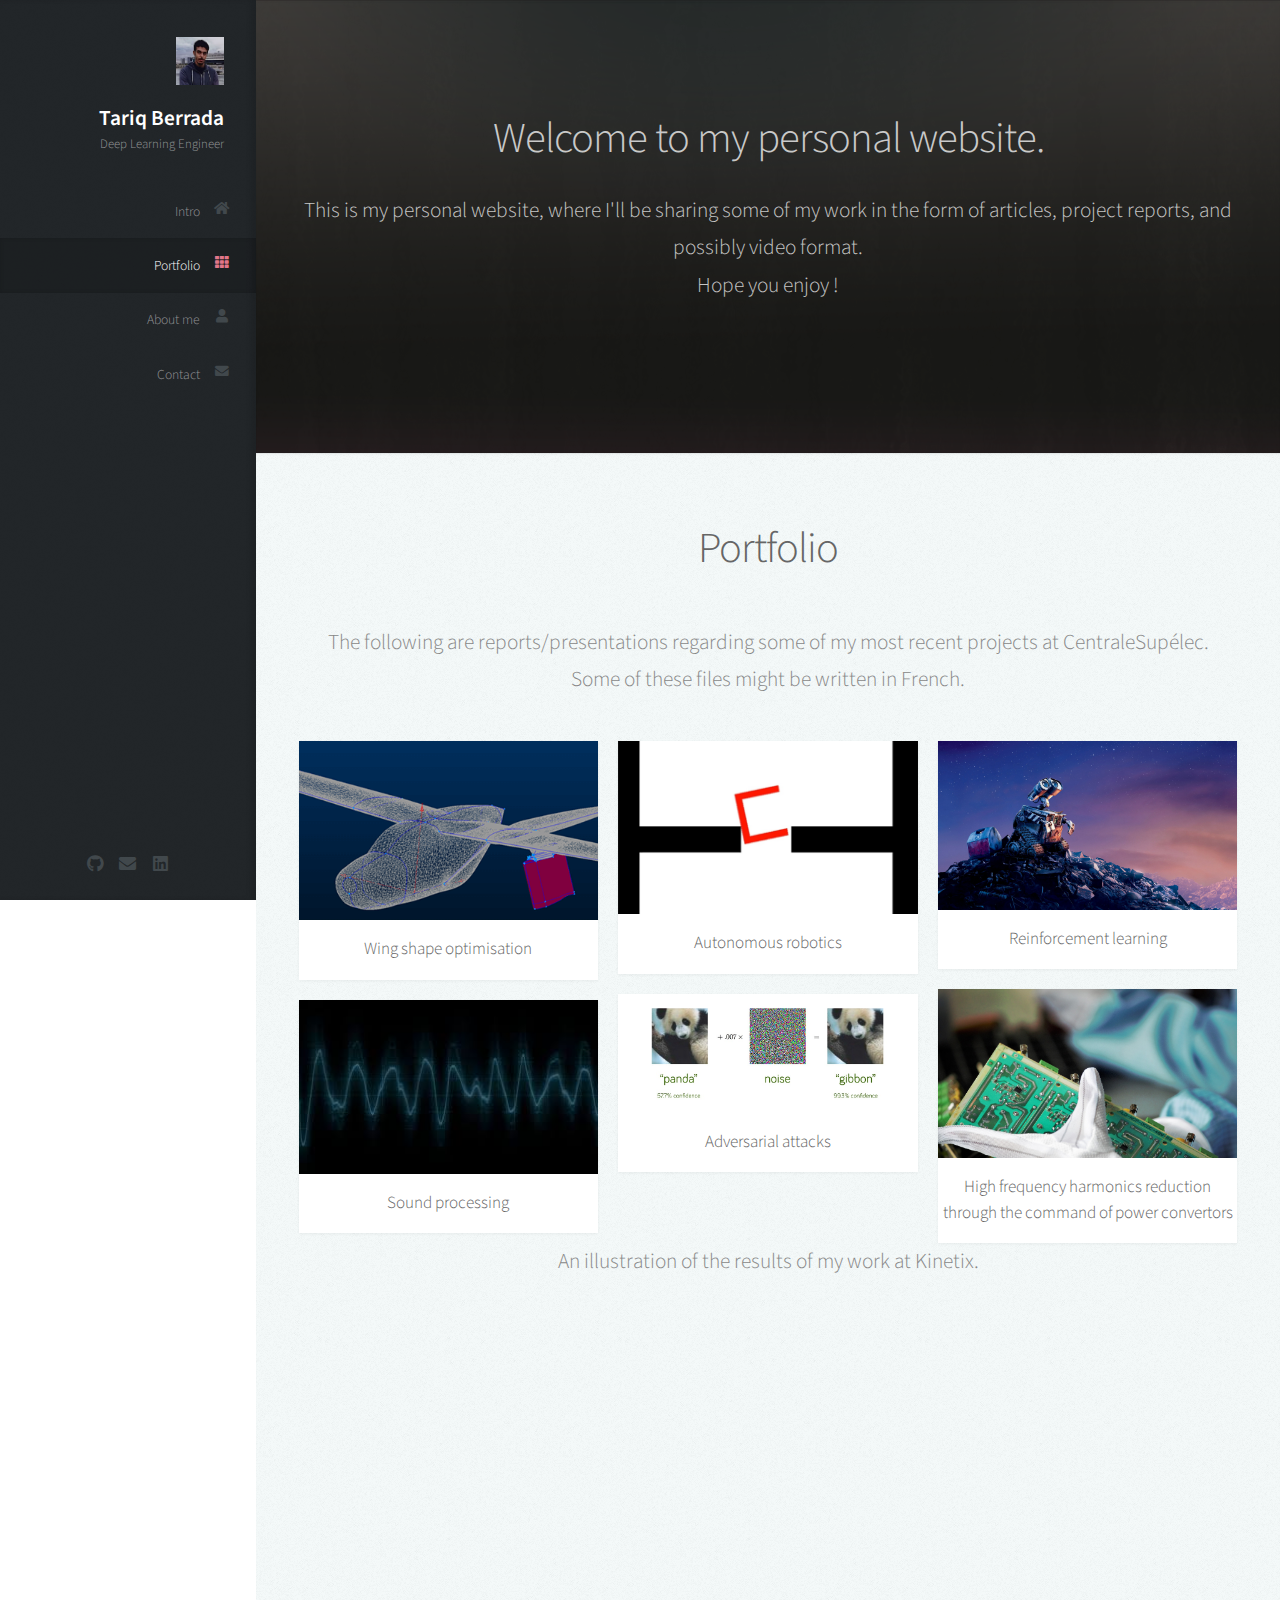
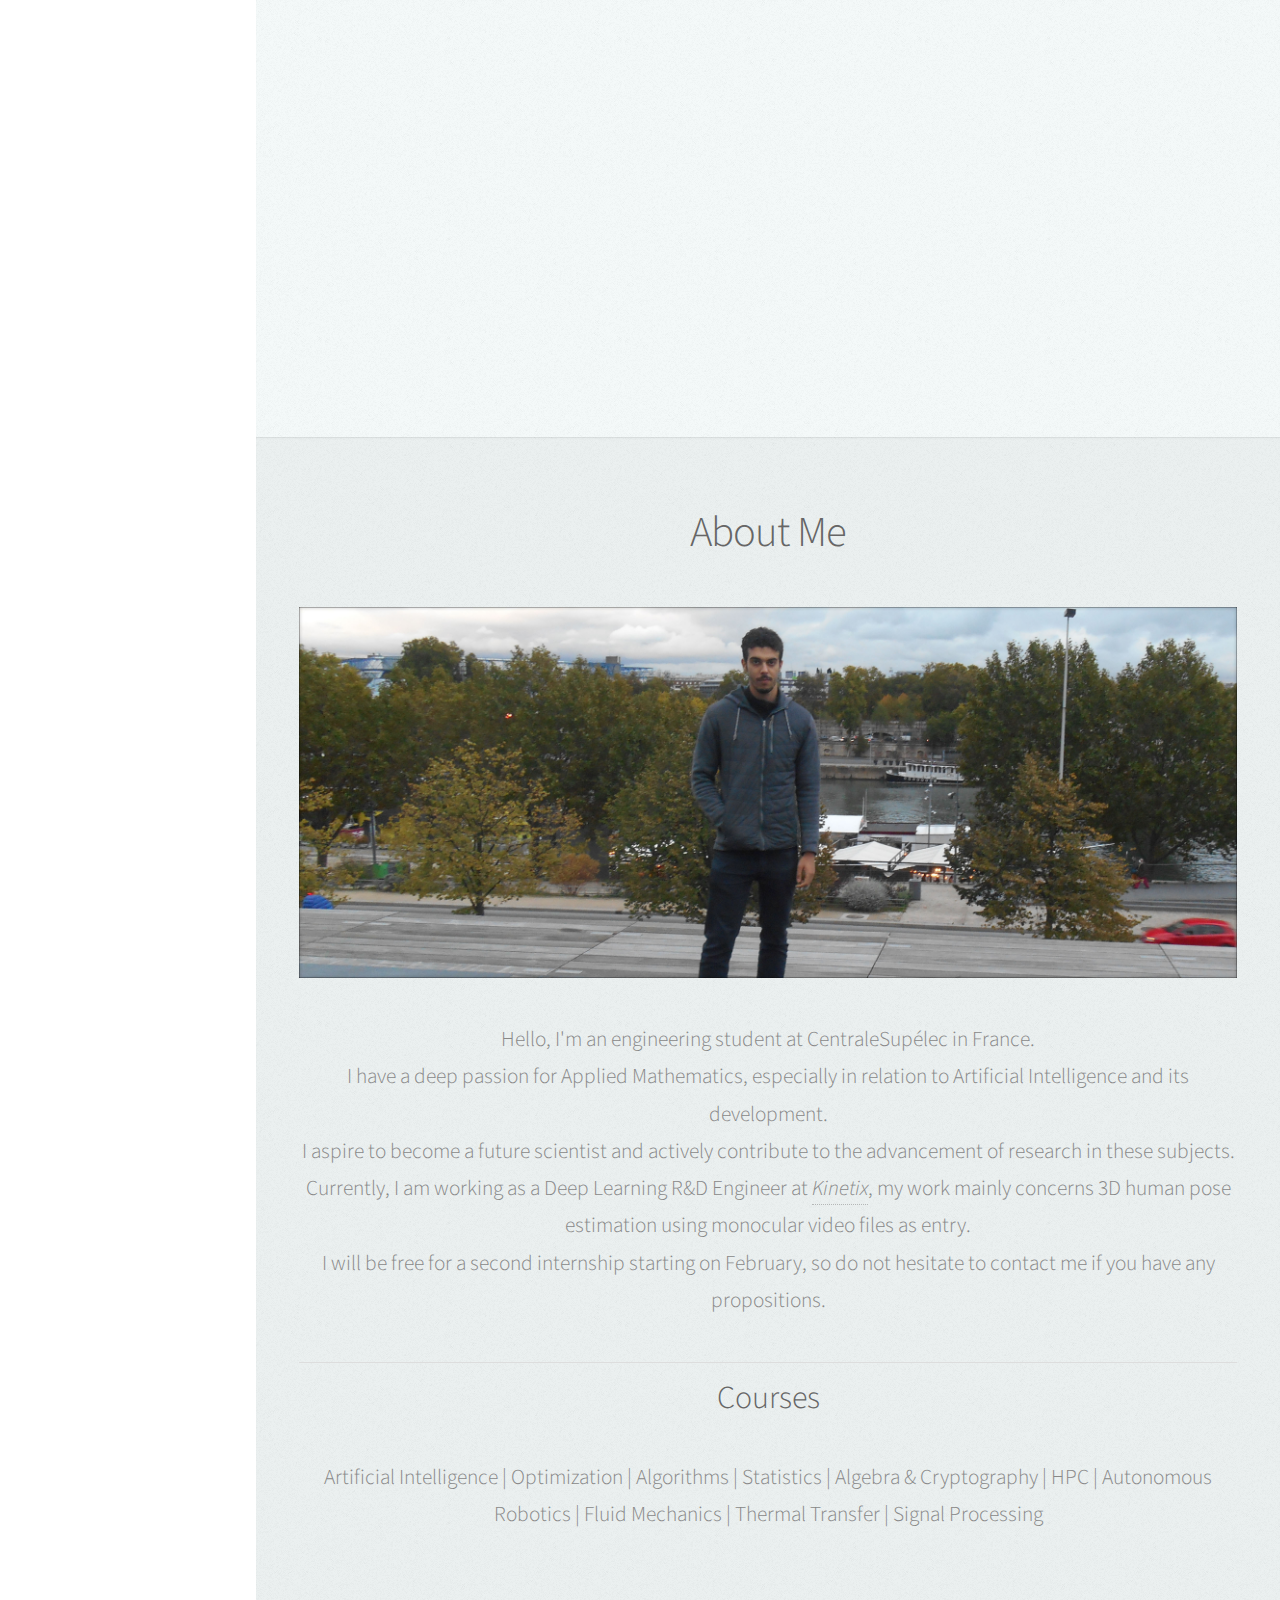
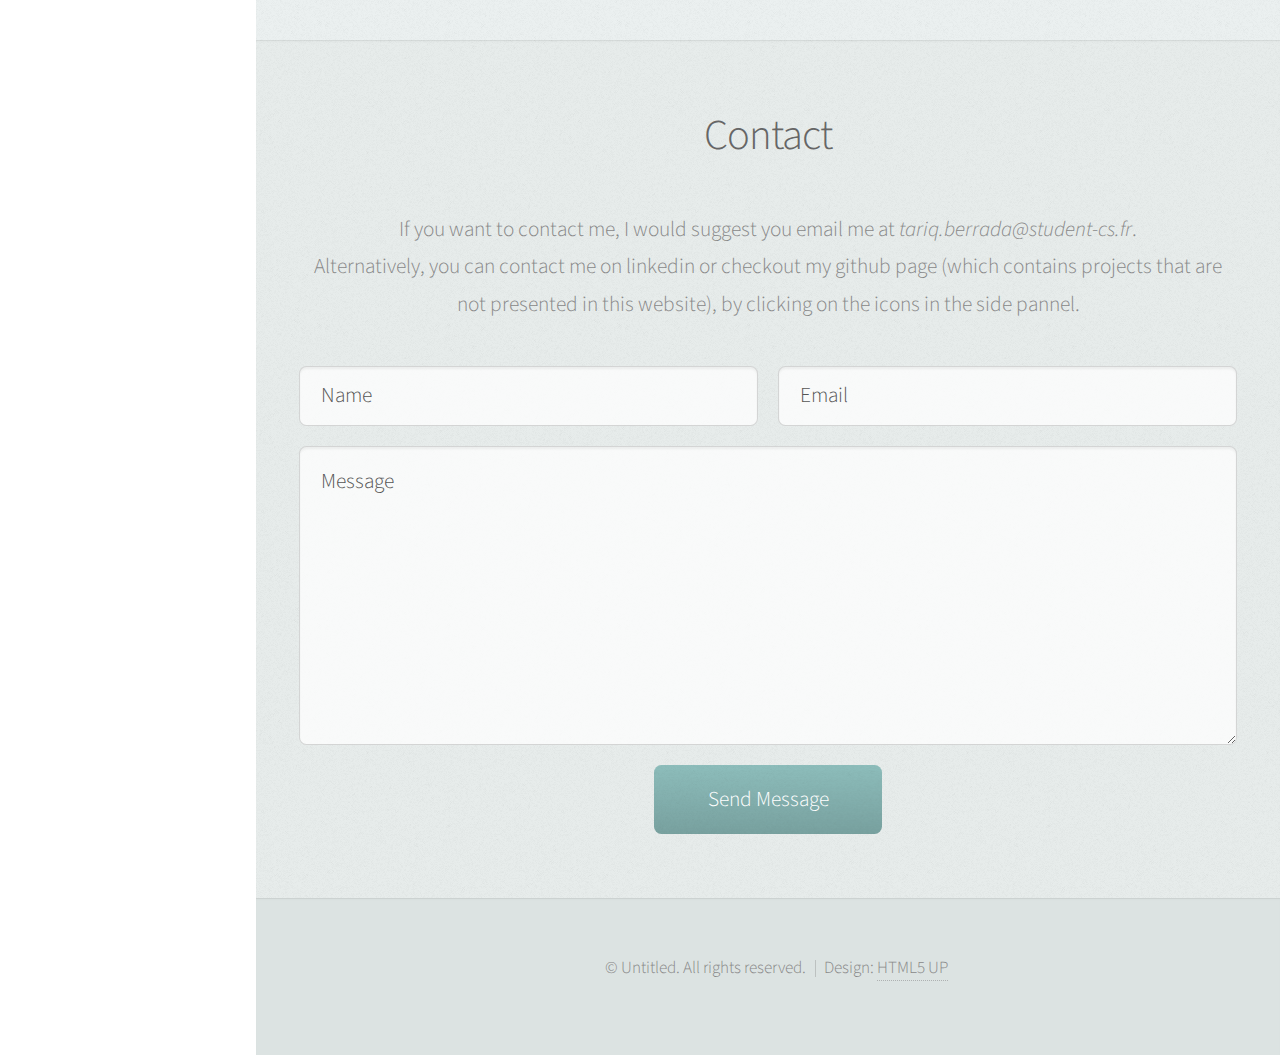
<file: index.html>
<!DOCTYPE HTML>
<!--
	Prologue by HTML5 UP
	html5up.net | @ajlkn
	Free for personal and commercial use under the CCA 3.0 license (html5up.net/license)
-->
<html>
	<head>
		<title>Personal Portfolio</title>
		<meta charset="utf-8" />
		<meta name="viewport" content="width=device-width, initial-scale=1, user-scalable=no" />
		<link rel="stylesheet" href="assets/css/main.css" />
	</head>
	<body class="is-preload">

		<!-- Header -->
			<div id="header">

				<div class="top">

					<!-- Logo -->
						<div id="logo">
							<span class="image avatar48"><img src="images/profil.jpg" alt="" /></span>
							<h1 id="title">Tariq Berrada</h1>
							<p>Deep Learning Engineer</p>
						</div>

					<!-- Nav -->
						<nav id="nav">
							<ul>
								<li><a href="#top" id="top-link"><span class="icon solid fa-home">Intro</span></a></li>
								<li><a href="#portfolio" id="portfolio-link"><span class="icon solid fa-th">Portfolio</span></a></li>
								<li><a href="#about" id="about-link"><span class="icon solid fa-user">About me</span></a></li>
								<li><a href="#contact" id="contact-link"><span class="icon solid fa-envelope">Contact</span></a></li>
							</ul>
						</nav>

				</div>

				<div class="bottom">

					<!-- Social Icons -->
						<ul class="icons">
							<li><a href="https://github.com/TariqBerrada" class="icon brands fa-github"><span class="label">Github</span></a></li>
							<li><a href="mailto:tariq.berrada@student-cs.fr" class="icon solid fa-envelope"><span class="label">Email</span></a></li>
							<li><a href="https://www.linkedin.com/in/tariq-berrada-2026a2186/" class="icon brands fa-linkedin"><span class="label">LinkedIn</span></a></li>
						</ul>

				</div>

			</div>

		<!-- Main -->
			<div id="main">

				<!-- Intro -->
					<section id="top" class="one dark cover">
						<div class="container">

							<header>
								<h2 class="alt">Welcome to my personal website.</h2>
								<p>This is my personal website, where I'll be sharing some of my work in the form of articles, project reports, and possibly video format.<br>
								Hope you enjoy !</p>
							</header>
						</div>

					</section>

				<!-- Portfolio -->
					<section id="portfolio" class="two">
						<div class="container">

							<header>
								<h2>Portfolio</h2>
							</header>

							<p>The following are reports/presentations regarding some of my most recent projects at CentraleSupélec.<br>
							Some of these files might be written in French.</p>

							<div class="row">
								<div class="col-4 col-12-mobile">
									<article class="item">
										<a href="reports/wingshape.pdf" class="image fit"><img src="images/plane.png" alt="" /></a>
										<header>
											<h3>Wing shape optimisation</h3>
										</header>
									</article>
									<article class="item">
										<a href="reports/audio.pdf" class="image fit"><img src="images/dsp.jpg" alt="" /></a>
										<header>
											<h3>Sound processing</h3>
										</header>
									</article>
								</div>
								<div class="col-4 col-12-mobile">
									<article class="item">
										<a href="reports/kuka_youbot.pdf" class="image fit"><img src="images/rrt_2d.jpg" alt="" /></a>
										<header>
											<h3>Autonomous robotics</h3>
										</header>
									</article>
									<article class="item">
										<a href="reports/pres_attaques.pptx" class="image fit"><img src="images/adversary_img.jpg" alt="" /></a>
										<header>
											<h3>Adversarial attacks</h3>
										</header>
									</article>
								</div>
								<div class="col-4 col-12-mobile">
									<article class="item">
										<a href="reports/rl.pdf" class="image fit"><img src="images/re.jpg" alt="" /></a>
										<header>
											<h3>Reinforcement learning</h3>
										</header>
									</article>
									<article class="item">
										<a href="reports/Cyberphysic.pdf" class="image fit"><img src="images/Elec.jpeg" alt="" /></a>
										<header>
											<h3>High frequency harmonics reduction through the command of power convertors</h3>
										</header>
										
										
									
									</article>
								</div>
							</div>

						</div>

						An illustration of the results of my work at Kinetix.<br>
						<br>
						<iframe width="560" height="315" src="https://www.youtube.com/embed/T2mmvly2bok" frameborder="0" allow="accelerometer; autoplay; clipboard-write; encrypted-media; gyroscope; picture-in-picture" allowfullscreen></iframe>
						<br>
						<iframe width="560" height="315" src="https://www.youtube.com/embed/96cP23ibWVs" frameborder="0" allow="accelerometer; autoplay; clipboard-write; encrypted-media; gyroscope; picture-in-picture" allowfullscreen></iframe>
						<br>
					</section>

				<!-- About Me -->
					<section id="about" class="three">
						<div class="container">

							<header>
								<h2>About Me</h2>
							</header>

							<a href="#" class="image featured"><img src="images/cover.jpg" alt="" /></a>

							<p>Hello, I'm an engineering student at CentraleSupélec in France.<br>
							I have a deep passion for Applied Mathematics, especially in relation to Artificial Intelligence and its development.<br>
							I aspire to become a future scientist and actively contribute to the advancement of research in these subjects.<br>
							Currently, I am working as a Deep Learning R&D Engineer at <i><a href="https://dev.kinetix.studio">Kinetix</a></i>, my work mainly concerns 3D human pose estimation using monocular video files as entry.<br>
							I will be free for a second internship starting on February, so do not hesitate to contact me if you have any propositions.<br>
							<hr>
							<h3>Courses</h3><br>
							Artificial Intelligence | Optimization | Algorithms | Statistics | Algebra & Cryptography | HPC | Autonomous Robotics | Fluid Mechanics | Thermal Transfer | Signal Processing

						</p>
						</div>
						
					</section>

				<!-- Contact -->
					<section id="contact" class="four">
						<div class="container">

							<header>
								<h2>Contact</h2>
							</header>

							<p>If you want to contact me, I would suggest you email me at <i>tariq.berrada@student-cs.fr</i>.<br>
							Alternatively, you can contact me on linkedin or checkout my github page (which contains projects that are not presented in this website), by clicking on the icons in the side pannel.
							</p>

							<form method="post" action="#">
								<div class="row">
									<div class="col-6 col-12-mobile"><input type="text" name="name" placeholder="Name" /></div>
									<div class="col-6 col-12-mobile"><input type="text" name="email" placeholder="Email" /></div>
									<div class="col-12">
										<textarea name="message" placeholder="Message"></textarea>
									</div>
									<div class="col-12">
										<input type="submit" value="Send Message" />
									</div>
								</div>
							</form>

						</div>
					</section>

			</div>

		<!-- Footer -->
			<div id="footer">

				<!-- Copyright -->
					<ul class="copyright">
						<li>&copy; Untitled. All rights reserved.</li><li>Design: <a href="http://html5up.net">HTML5 UP</a></li>
					</ul>

			</div>

		<!-- Scripts -->
			<script src="assets/js/jquery.min.js"></script>
			<script src="assets/js/jquery.scrolly.min.js"></script>
			<script src="assets/js/jquery.scrollex.min.js"></script>
			<script src="assets/js/browser.min.js"></script>
			<script src="assets/js/breakpoints.min.js"></script>
			<script src="assets/js/util.js"></script>
			<script src="assets/js/main.js"></script>

	</body>
</html>
</file>
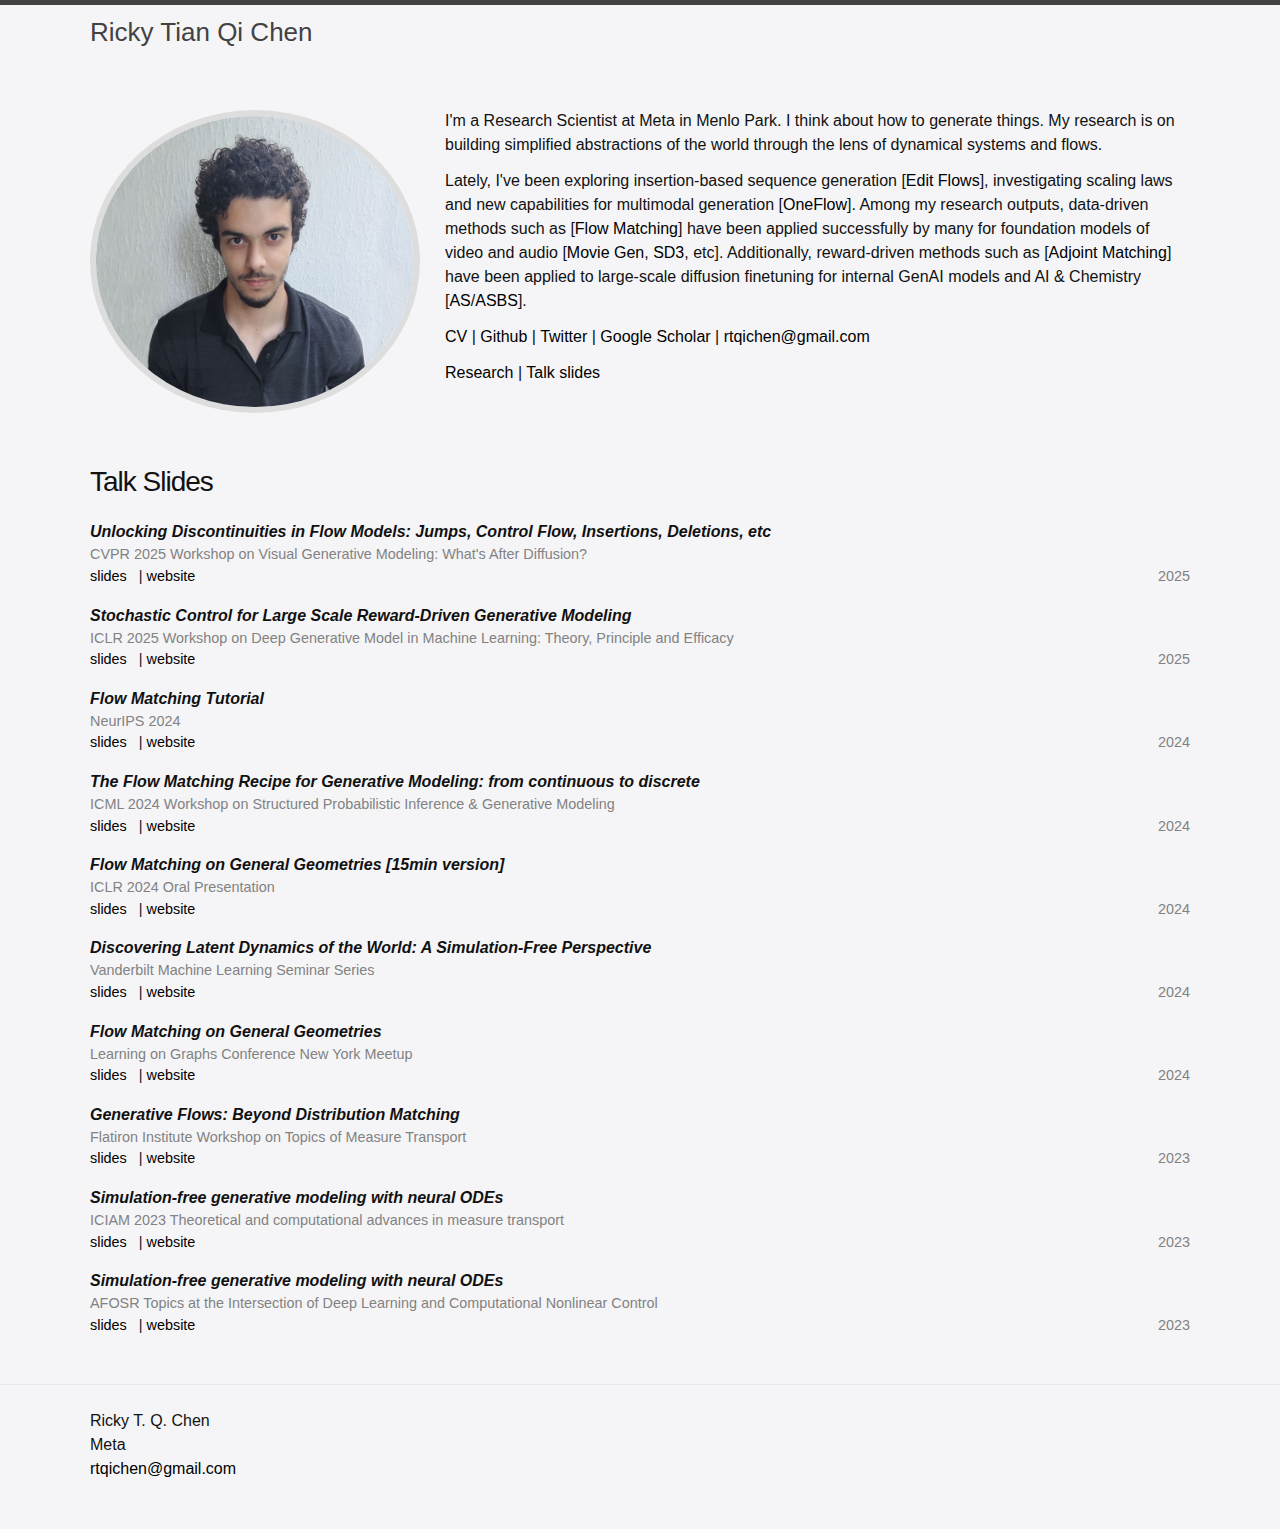
<file: slides/index.html>
<!DOCTYPE html>
<html lang="en">

<head>

    <meta charset="utf-8">
    <meta http-equiv="X-UA-Compatible" content="IE=edge">
    <meta name="viewport" content="width=device-width, initial-scale=1">

    <title>Ricky T. Q. Chen</title>
    <meta name="description" content="">

    <link rel="stylesheet" href="../css/main.css">
    <link rel="canonical" href="./">
    <link rel="alternate" type="application/rss+xml" title="Ricky T. Q. Chen" href="../feed.xml">

</head>

<body>

    <header class="site-header" role="banner">
        <div class="wrapper navigation-wrapper ">
            <div class="navigation-links">
                <span class="site-title">Ricky Tian Qi Chen</span>

            </div>
        </div>
    </header>

    <main class="page-content" aria-label="Content">
        <div class="wrapper">

            <!-- Intro -->
            <article class="post">
                <div class="post-content">

                    <img src="../headshot.jpg" class="profile-picture"></img>

                    <br />
                    <p>
                        I'm a Research Scientist at Meta in Menlo Park.
                        I think about how to generate things.
                        My research is on building simplified abstractions of the world through the lens of dynamical systems and flows.
                    </p>

                    <p>
                        Lately, I've been exploring insertion-based sequence generation [<a href="https://arxiv.org/abs/2506.09018">Edit
                            Flows</a>], investigating scaling laws and new capabilities for multimodal generation [<a
                            href="https://oneflow.framer.ai/">OneFlow</a>].
                        Among my research outputs, data-driven methods such as [<a href="https://arxiv.org/abs/2210.02747">Flow
                            Matching</a>] have been applied successfully
                        by many for foundation models of video and audio [<a href="https://ai.meta.com/research/movie-gen/">Movie Gen</a>,
                        <a href="https://stability.ai/news/stable-diffusion-3">SD3</a>, etc].
                        Additionally, reward-driven methods such as [<a href="https://arxiv.org/abs/2409.08861">Adjoint Matching</a>] have
                        been applied to large-scale diffusion finetuning for internal GenAI models and AI & Chemistry [<a
                            href="https://arxiv.org/abs/2504.11713">AS</a>/<a href="https://arxiv.org/abs/2506.22565">ASBS</a>].
                    </p>
                    <p>
                    <p>
                        <a href="./pdfs/rtqichen_cv.pdf">CV</a> |
                        <a href="https://github.com/rtqichen">Github</a> |
                        <a href="https://twitter.com/RickyTQChen">Twitter</a> |
                        <a href="https://scholar.google.com/citations?user=7MxQd6UAAAAJ">Google Scholar</a> |
                        <a href="mailto:rtqichen@meta.com">rtqichen@gmail.com</a>
                    </p>
                    <p>
                        <a href="../index.html">Research</a> |
                        <a href="./index.html">Talk slides</a>
                    </p>

                </div>
            </article>
        </div>
        <div class="wrapper">

            <!-- Research -->
            <article class="post">
                <header class="post-header">
                    <h1 class="post-title">Talk Slides</h1>
                </header>

                <div class="post-content">
                    <ul class="publications">

                        <li class="article">
                            <span class="title">
                                Unlocking Discontinuities in Flow Models: Jumps, Control Flow, Insertions, Deletions,
                                etc
                            </span>
                            <span class="journal-info">
                                CVPR 2025 Workshop on Visual Generative Modeling: What's After Diffusion?
                            </span>
                            <span class="year">2025</span>
                            <span class="links">
                                <a href="https://rtqichen.github.io//pdfs/unlock_discontinuities_slides.pdf">slides</a>
                                |
                                <a href="https://cvpr.thecvf.com/virtual/2025/workshop/32285">website</a>
                            </span>
                        </li>

                        <li class="article">
                            <span class="title">
                                Stochastic Control for Large Scale Reward-Driven Generative Modeling
                            </span>
                            <span class="journal-info">
                                ICLR 2025 Workshop on Deep Generative Model in Machine Learning: Theory, Principle and
                                Efficacy
                            </span>
                            <span class="year">2025</span>
                            <span class="links">
                                <a
                                    href="https://rtqichen.github.io//pdfs/adjoint_matching_and_sampling_slides.pdf">slides</a>
                                |
                                <a href="https://iclr.cc/virtual/2025/workshop/23972">website</a>
                            </span>
                        </li>


                        <li class="article">
                            <span class="title">
                                Flow Matching Tutorial
                            </span>
                            <span class="journal-info">
                                NeurIPS 2024
                            </span>
                            <span class="year">2024</span>
                            <span class="links">
                                <a
                                    href="https://drive.google.com/file/d/1-QKAT8IPbqOpCq42DUeEqrgIP7f7f4TH/view">slides</a>
                                |
                                <a href="https://nips.cc/virtual/2024/tutorial/99531">website</a>
                            </span>
                        </li>

                        <li class="article">
                            <span class="title">
                                The Flow Matching Recipe for Generative Modeling: from continuous to discrete
                            </span>
                            <span class="journal-info">
                                ICML 2024 Workshop on Structured Probabilistic Inference & Generative Modeling
                            </span>
                            <span class="year">2024</span>
                            <span class="links">
                                <a
                                    href="https://docs.google.com/presentation/d/12MW5xZmCiE0SVPV0sE_ift5noKbp6TIPLWVReD7jxfk/edit?usp=sharing">slides</a>
                                |
                                <a href="https://spigmworkshop2024.github.io/">website</a>
                            </span>
                        </li>

                        <li class="article">
                            <span class="title">
                                Flow Matching on General Geometries [15min version]
                            </span>
                            <span class="journal-info">
                                ICLR 2024 Oral Presentation
                            </span>
                            <span class="year">2024</span>
                            <span class="links">
                                <a
                                    href="https://docs.google.com/presentation/d/1QX-Ew5oFaunpjcrzpS_dw30i2GHIaWdzasqbvbmoKHk/edit?usp=sharing">slides</a>
                                |
                                <a href="https://iclr.cc/virtual/2024/oral/19740">website</a>
                            </span>
                        </li>

                        <li class="article">
                            <span class="title">
                                Discovering Latent Dynamics of the World: A Simulation-Free Perspective
                            </span>
                            <span class="journal-info">
                                Vanderbilt Machine Learning Seminar Series
                            </span>
                            <span class="year">2024</span>
                            <span class="links">
                                <a
                                    href="https://docs.google.com/presentation/d/1ezb21DrJhX7m1v66Xt8MGYyWwVnTlbEmS98Mws390WM/edit?usp=sharing">slides</a>
                                |
                                <a href="https://vanderbiltml.github.io/">website</a>
                            </span>
                        </li>

                        <li class="article">
                            <span class="title">
                                Flow Matching on General Geometries
                            </span>
                            <span class="journal-info">
                                Learning on Graphs Conference New York Meetup
                            </span>
                            <span class="year">2024</span>
                            <span class="links">
                                <a
                                    href="https://docs.google.com/presentation/d/1pNCRHXVZ5OWWyh37b0XConx1kxRzxQ39f2p4Z8NZ_e4/edit?usp=sharing">slides</a>
                                |
                                <a href="https://logmeetupnyc.github.io/">website</a>
                            </span>
                        </li>

                        <li class="article">
                            <span class="title">
                                Generative Flows: Beyond Distribution Matching
                            </span>
                            <span class="journal-info">
                                Flatiron Institute Workshop on Topics of Measure Transport
                            </span>
                            <span class="year">2023</span>
                            <span class="links">
                                <a
                                    href="https://docs.google.com/presentation/d/1abFV-vo0-sdNlaaWl-bfKDWEHvxs0BsDcM6YpWAQJ3E/edit?usp=sharing">slides</a>
                                |
                                <a
                                    href="https://www.simonsfoundation.org/event/measure-transport-diffusion-processes-and-sampling-workshop/">website</a>
                            </span>
                        </li>

                        <li class="article">
                            <span class="title">
                                Simulation-free generative modeling with neural ODEs
                            </span>
                            <span class="journal-info">
                                ICIAM 2023 Theoretical and computational advances in measure transport
                            </span>
                            <span class="year">2023</span>
                            <span class="links">
                                <a
                                    href="https://docs.google.com/presentation/d/1Yw-9arRqeSJuRGjzfpR8QovrT4a2mejhOMSpMbKKps8/edit?usp=sharing">slides</a>
                                |
                                <a
                                    href="https://iciam2023.org/registered_data?id=00966&fbclid=IwZXh0bgNhZW0CMTEAAR2opBgRKnKMA1tusqLcE0826yG8dTSL9nkeKwdX7wrymUbnThq5hA9QhOU_aem_TOYVmFMk6yO5KmgWSp9_aA#05300">website</a>
                            </span>
                        </li>

                        <li class="article">
                            <span class="title">
                                Simulation-free generative modeling with neural ODEs
                            </span>
                            <span class="journal-info">
                                AFOSR Topics at the Intersection of Deep Learning and Computational Nonlinear Control
                            </span>
                            <span class="year">2023</span>
                            <span class="links">
                                <a
                                    href="https://docs.google.com/presentation/d/1Yw-9arRqeSJuRGjzfpR8QovrT4a2mejhOMSpMbKKps8/edit?usp=sharing">slides</a>
                                |
                                <a
                                    href="https://sites.google.com/ucsc.edu/afosr-monterey-workshop-2023/home">website</a>
                            </span>
                        </li>

                    </ul>
                </div>
            </article>
        </div>
    </main>

    <footer class="site-footer">

        <div class="wrapper">

            <div class="footer-col-wrapper">
                <div class="footer-col">
                    <ul class="contact-list">
                        <li>
                            Ricky T. Q. Chen
                        </li>
                        <li>Meta</li>
                        <li><a href="mailto:rtqichen@gmail.com">rtqichen@gmail.com</a></li>
                    </ul>
                </div>
                <div class="footer-col">
                </div>
            </div>
        </div>


    </footer>
</body>

</html>
</file>
<file: assets/css/main.css>
@import url("fontawesome-all.min.css");
@import url("https://fonts.googleapis.com/css?family=Source+Sans+Pro:300,300italic,400,600");

/*
	Prologue by HTML5 UP
	html5up.net | @ajlkn
	Free for personal and commercial use under the CCA 3.0 license (html5up.net/license)
*/

html, body, div, span, applet, object,
iframe, h1, h2, h3, h4, h5, h6, p, blockquote,
pre, a, abbr, acronym, address, big, cite,
code, del, dfn, em, img, ins, kbd, q, s, samp,
small, strike, strong, sub, sup, tt, var, b,
u, i, center, dl, dt, dd, ol, ul, li, fieldset,
form, label, legend, table, caption, tbody,
tfoot, thead, tr, th, td, article, aside,
canvas, details, embed, figure, figcaption,
footer, header, hgroup, menu, nav, output, ruby,
section, summary, time, mark, audio, video {
	margin: 0;
	padding: 0;
	border: 0;
	font-size: 100%;
	font: inherit;
	vertical-align: baseline;}

article, aside, details, figcaption, figure,
footer, header, hgroup, menu, nav, section {
	display: block;}

body {
	line-height: 1;
}

ol, ul {
	list-style: none;
}

blockquote, q {
	quotes: none;
}

	blockquote:before, blockquote:after, q:before, q:after {
		content: '';
		content: none;
	}

table {
	border-collapse: collapse;
	border-spacing: 0;
}

body {
	-webkit-text-size-adjust: none;
}

mark {
	background-color: transparent;
	color: inherit;
}

input::-moz-focus-inner {
	border: 0;
	padding: 0;
}

input, select, textarea {
	-moz-appearance: none;
	-webkit-appearance: none;
	-ms-appearance: none;
	appearance: none;
}

/* Basic */

	html {
		box-sizing: border-box;
	}

	*, *:before, *:after {
		box-sizing: inherit;
	}

	body {
		background: #fff;
		font-family: 'Source Sans Pro', sans-serif;
		font-size: 19pt;
		font-weight: 300;
		line-height: 1.75em;
		color: #888;
	}

		body.is-preload *, body.is-preload *:before, body.is-preload *:after {
			-moz-animation: none !important;
			-webkit-animation: none !important;
			-ms-animation: none !important;
			animation: none !important;
			-moz-transition: none !important;
			-webkit-transition: none !important;
			-ms-transition: none !important;
			transition: none !important;
		}

	input, textarea, select {
		font-family: 'Source Sans Pro', sans-serif;
		font-size: 19pt;
		font-weight: 300;
		line-height: 1.75em;
		color: #888;
	}

	h1, h2, h3, h4, h5, h6 {
		font-weight: 300;
		color: #666;
		line-height: 1.5em;
	}

	h1 a, h2 a, h3 a, h4 a, h5 a, h6 a {
		color: inherit;
		text-decoration: none;
	}

		h1 a strong, h2 a strong, h3 a strong, h4 a strong, h5 a strong, h6 a strong {
			color: #333;
		}

	h2 {
		font-size: 2em;
		letter-spacing: -1px;
	}

		h2.alt {
			color: #888;
		}

			h2.alt strong {
				color: #666;
			}

	h3 {
		font-size: 1.5em;
	}

	header {
		margin: 0 0 2em 0;
	}

		header > p {
			margin: 1em 0 0 0;
		}

	footer {
		margin: 2em 0 0 0;
	}

	strong, b {
		font-weight: 300;
		color: #666;
	}

	em, i {
		font-style: italic;
	}

	a {
		text-decoration: none;
		color: inherit;
		border-bottom: dotted 1px rgba(128, 128, 128, 0.5);
		-moz-transition: color 0.35s ease-in-out, border-bottom-color 0.35s ease-in-out;
		-webkit-transition: color 0.35s ease-in-out, border-bottom-color 0.35s ease-in-out;
		-ms-transition: color 0.35s ease-in-out, border-bottom-color 0.35s ease-in-out;
		transition: color 0.35s ease-in-out, border-bottom-color 0.35s ease-in-out;
		outline: 0;
	}

		a:hover {
			color: #E27689;
			border-bottom-color: rgba(255, 255, 255, 0);
		}

	sub {
		position: relative;
		top: 0.5em;
		font-size: 0.8em;
	}

	sup {
		position: relative;
		top: -0.5em;
		font-size: 0.8em;
	}

	hr {
		border: 0;
		border-top: solid 1px #ddd;
	}

	blockquote {
		border-left: solid 0.5em #ddd;
		padding: 1em 0 1em 2em;
		font-style: italic;
	}

	p, ul, ol, dl, table {
		margin-bottom: 2em;
	}

	br.clear {
		clear: both;
	}

/* Container */

	.container {
		margin: 0 auto;
		max-width: 100%;
		width: 1400px;
	}

		@media screen and (min-width: 961px) and (max-width: 1880px) {

			.container {
				width: 1200px;
			}

		}

		@media screen and (min-width: 961px) and (max-width: 1620px) {

			.container {
				width: 960px;
			}

		}

		@media screen and (min-width: 961px) and (max-width: 1320px) {

			.container {
				width: 100%;
			}

		}

		@media screen and (max-width: 960px) {

			.container {
				width: 100%;
			}

		}

		@media screen and (max-width: 736px) {

			.container {
				width: 100%;
			}

		}

/* Row */

	.row {
		display: flex;
		flex-wrap: wrap;
		box-sizing: border-box;
		align-items: stretch;
	}

		.row > * {
			box-sizing: border-box;
		}

		.row.gtr-uniform > * > :last-child {
			margin-bottom: 0;
		}

		.row.aln-left {
			justify-content: flex-start;
		}

		.row.aln-center {
			justify-content: center;
		}

		.row.aln-right {
			justify-content: flex-end;
		}

		.row.aln-top {
			align-items: flex-start;
		}

		.row.aln-middle {
			align-items: center;
		}

		.row.aln-bottom {
			align-items: flex-end;
		}

		.row > .imp {
			order: -1;
		}

		.row > .col-1 {
			width: 8.33333%;
		}

		.row > .off-1 {
			margin-left: 8.33333%;
		}

		.row > .col-2 {
			width: 16.66667%;
		}

		.row > .off-2 {
			margin-left: 16.66667%;
		}

		.row > .col-3 {
			width: 25%;
		}

		.row > .off-3 {
			margin-left: 25%;
		}

		.row > .col-4 {
			width: 33.33333%;
		}

		.row > .off-4 {
			margin-left: 33.33333%;
		}

		.row > .col-5 {
			width: 41.66667%;
		}

		.row > .off-5 {
			margin-left: 41.66667%;
		}

		.row > .col-6 {
			width: 50%;
		}

		.row > .off-6 {
			margin-left: 50%;
		}

		.row > .col-7 {
			width: 58.33333%;
		}

		.row > .off-7 {
			margin-left: 58.33333%;
		}

		.row > .col-8 {
			width: 66.66667%;
		}

		.row > .off-8 {
			margin-left: 66.66667%;
		}

		.row > .col-9 {
			width: 75%;
		}

		.row > .off-9 {
			margin-left: 75%;
		}

		.row > .col-10 {
			width: 83.33333%;
		}

		.row > .off-10 {
			margin-left: 83.33333%;
		}

		.row > .col-11 {
			width: 91.66667%;
		}

		.row > .off-11 {
			margin-left: 91.66667%;
		}

		.row > .col-12 {
			width: 100%;
		}

		.row > .off-12 {
			margin-left: 100%;
		}

		.row.gtr-0 {
			margin-top: 0px;
			margin-left: 0px;
		}

			.row.gtr-0 > * {
				padding: 0px 0 0 0px;
			}

			.row.gtr-0.gtr-uniform {
				margin-top: 0px;
			}

				.row.gtr-0.gtr-uniform > * {
					padding-top: 0px;
				}

		.row.gtr-25 {
			margin-top: -10px;
			margin-left: -10px;
		}

			.row.gtr-25 > * {
				padding: 10px 0 0 10px;
			}

			.row.gtr-25.gtr-uniform {
				margin-top: -10px;
			}

				.row.gtr-25.gtr-uniform > * {
					padding-top: 10px;
				}

		.row.gtr-50 {
			margin-top: -20px;
			margin-left: -20px;
		}

			.row.gtr-50 > * {
				padding: 20px 0 0 20px;
			}

			.row.gtr-50.gtr-uniform {
				margin-top: -20px;
			}

				.row.gtr-50.gtr-uniform > * {
					padding-top: 20px;
				}

		.row {
			margin-top: -40px;
			margin-left: -40px;
		}

			.row > * {
				padding: 40px 0 0 40px;
			}

			.row.gtr-uniform {
				margin-top: -40px;
			}

				.row.gtr-uniform > * {
					padding-top: 40px;
				}

		.row.gtr-150 {
			margin-top: -60px;
			margin-left: -60px;
		}

			.row.gtr-150 > * {
				padding: 60px 0 0 60px;
			}

			.row.gtr-150.gtr-uniform {
				margin-top: -60px;
			}

				.row.gtr-150.gtr-uniform > * {
					padding-top: 60px;
				}

		.row.gtr-200 {
			margin-top: -80px;
			margin-left: -80px;
		}

			.row.gtr-200 > * {
				padding: 80px 0 0 80px;
			}

			.row.gtr-200.gtr-uniform {
				margin-top: -80px;
			}

				.row.gtr-200.gtr-uniform > * {
					padding-top: 80px;
				}

		@media screen and (min-width: 961px) and (max-width: 1880px) {

			.row {
				display: flex;
				flex-wrap: wrap;
				box-sizing: border-box;
				align-items: stretch;
			}

				.row > * {
					box-sizing: border-box;
				}

				.row.gtr-uniform > * > :last-child {
					margin-bottom: 0;
				}

				.row.aln-left {
					justify-content: flex-start;
				}

				.row.aln-center {
					justify-content: center;
				}

				.row.aln-right {
					justify-content: flex-end;
				}

				.row.aln-top {
					align-items: flex-start;
				}

				.row.aln-middle {
					align-items: center;
				}

				.row.aln-bottom {
					align-items: flex-end;
				}

				.row > .imp-wide {
					order: -1;
				}

				.row > .col-1-wide {
					width: 8.33333%;
				}

				.row > .off-1-wide {
					margin-left: 8.33333%;
				}

				.row > .col-2-wide {
					width: 16.66667%;
				}

				.row > .off-2-wide {
					margin-left: 16.66667%;
				}

				.row > .col-3-wide {
					width: 25%;
				}

				.row > .off-3-wide {
					margin-left: 25%;
				}

				.row > .col-4-wide {
					width: 33.33333%;
				}

				.row > .off-4-wide {
					margin-left: 33.33333%;
				}

				.row > .col-5-wide {
					width: 41.66667%;
				}

				.row > .off-5-wide {
					margin-left: 41.66667%;
				}

				.row > .col-6-wide {
					width: 50%;
				}

				.row > .off-6-wide {
					margin-left: 50%;
				}

				.row > .col-7-wide {
					width: 58.33333%;
				}

				.row > .off-7-wide {
					margin-left: 58.33333%;
				}

				.row > .col-8-wide {
					width: 66.66667%;
				}

				.row > .off-8-wide {
					margin-left: 66.66667%;
				}

				.row > .col-9-wide {
					width: 75%;
				}

				.row > .off-9-wide {
					margin-left: 75%;
				}

				.row > .col-10-wide {
					width: 83.33333%;
				}

				.row > .off-10-wide {
					margin-left: 83.33333%;
				}

				.row > .col-11-wide {
					width: 91.66667%;
				}

				.row > .off-11-wide {
					margin-left: 91.66667%;
				}

				.row > .col-12-wide {
					width: 100%;
				}

				.row > .off-12-wide {
					margin-left: 100%;
				}

				.row.gtr-0 {
					margin-top: 0px;
					margin-left: 0px;
				}

					.row.gtr-0 > * {
						padding: 0px 0 0 0px;
					}

					.row.gtr-0.gtr-uniform {
						margin-top: 0px;
					}

						.row.gtr-0.gtr-uniform > * {
							padding-top: 0px;
						}

				.row.gtr-25 {
					margin-top: -10px;
					margin-left: -10px;
				}

					.row.gtr-25 > * {
						padding: 10px 0 0 10px;
					}

					.row.gtr-25.gtr-uniform {
						margin-top: -10px;
					}

						.row.gtr-25.gtr-uniform > * {
							padding-top: 10px;
						}

				.row.gtr-50 {
					margin-top: -20px;
					margin-left: -20px;
				}

					.row.gtr-50 > * {
						padding: 20px 0 0 20px;
					}

					.row.gtr-50.gtr-uniform {
						margin-top: -20px;
					}

						.row.gtr-50.gtr-uniform > * {
							padding-top: 20px;
						}

				.row {
					margin-top: -40px;
					margin-left: -40px;
				}

					.row > * {
						padding: 40px 0 0 40px;
					}

					.row.gtr-uniform {
						margin-top: -40px;
					}

						.row.gtr-uniform > * {
							padding-top: 40px;
						}

				.row.gtr-150 {
					margin-top: -60px;
					margin-left: -60px;
				}

					.row.gtr-150 > * {
						padding: 60px 0 0 60px;
					}

					.row.gtr-150.gtr-uniform {
						margin-top: -60px;
					}

						.row.gtr-150.gtr-uniform > * {
							padding-top: 60px;
						}

				.row.gtr-200 {
					margin-top: -80px;
					margin-left: -80px;
				}

					.row.gtr-200 > * {
						padding: 80px 0 0 80px;
					}

					.row.gtr-200.gtr-uniform {
						margin-top: -80px;
					}

						.row.gtr-200.gtr-uniform > * {
							padding-top: 80px;
						}

		}

		@media screen and (min-width: 961px) and (max-width: 1620px) {

			.row {
				display: flex;
				flex-wrap: wrap;
				box-sizing: border-box;
				align-items: stretch;
			}

				.row > * {
					box-sizing: border-box;
				}

				.row.gtr-uniform > * > :last-child {
					margin-bottom: 0;
				}

				.row.aln-left {
					justify-content: flex-start;
				}

				.row.aln-center {
					justify-content: center;
				}

				.row.aln-right {
					justify-content: flex-end;
				}

				.row.aln-top {
					align-items: flex-start;
				}

				.row.aln-middle {
					align-items: center;
				}

				.row.aln-bottom {
					align-items: flex-end;
				}

				.row > .imp-normal {
					order: -1;
				}

				.row > .col-1-normal {
					width: 8.33333%;
				}

				.row > .off-1-normal {
					margin-left: 8.33333%;
				}

				.row > .col-2-normal {
					width: 16.66667%;
				}

				.row > .off-2-normal {
					margin-left: 16.66667%;
				}

				.row > .col-3-normal {
					width: 25%;
				}

				.row > .off-3-normal {
					margin-left: 25%;
				}

				.row > .col-4-normal {
					width: 33.33333%;
				}

				.row > .off-4-normal {
					margin-left: 33.33333%;
				}

				.row > .col-5-normal {
					width: 41.66667%;
				}

				.row > .off-5-normal {
					margin-left: 41.66667%;
				}

				.row > .col-6-normal {
					width: 50%;
				}

				.row > .off-6-normal {
					margin-left: 50%;
				}

				.row > .col-7-normal {
					width: 58.33333%;
				}

				.row > .off-7-normal {
					margin-left: 58.33333%;
				}

				.row > .col-8-normal {
					width: 66.66667%;
				}

				.row > .off-8-normal {
					margin-left: 66.66667%;
				}

				.row > .col-9-normal {
					width: 75%;
				}

				.row > .off-9-normal {
					margin-left: 75%;
				}

				.row > .col-10-normal {
					width: 83.33333%;
				}

				.row > .off-10-normal {
					margin-left: 83.33333%;
				}

				.row > .col-11-normal {
					width: 91.66667%;
				}

				.row > .off-11-normal {
					margin-left: 91.66667%;
				}

				.row > .col-12-normal {
					width: 100%;
				}

				.row > .off-12-normal {
					margin-left: 100%;
				}

				.row.gtr-0 {
					margin-top: 0px;
					margin-left: 0px;
				}

					.row.gtr-0 > * {
						padding: 0px 0 0 0px;
					}

					.row.gtr-0.gtr-uniform {
						margin-top: 0px;
					}

						.row.gtr-0.gtr-uniform > * {
							padding-top: 0px;
						}

				.row.gtr-25 {
					margin-top: -10px;
					margin-left: -10px;
				}

					.row.gtr-25 > * {
						padding: 10px 0 0 10px;
					}

					.row.gtr-25.gtr-uniform {
						margin-top: -10px;
					}

						.row.gtr-25.gtr-uniform > * {
							padding-top: 10px;
						}

				.row.gtr-50 {
					margin-top: -20px;
					margin-left: -20px;
				}

					.row.gtr-50 > * {
						padding: 20px 0 0 20px;
					}

					.row.gtr-50.gtr-uniform {
						margin-top: -20px;
					}

						.row.gtr-50.gtr-uniform > * {
							padding-top: 20px;
						}

				.row {
					margin-top: -40px;
					margin-left: -40px;
				}

					.row > * {
						padding: 40px 0 0 40px;
					}

					.row.gtr-uniform {
						margin-top: -40px;
					}

						.row.gtr-uniform > * {
							padding-top: 40px;
						}

				.row.gtr-150 {
					margin-top: -60px;
					margin-left: -60px;
				}

					.row.gtr-150 > * {
						padding: 60px 0 0 60px;
					}

					.row.gtr-150.gtr-uniform {
						margin-top: -60px;
					}

						.row.gtr-150.gtr-uniform > * {
							padding-top: 60px;
						}

				.row.gtr-200 {
					margin-top: -80px;
					margin-left: -80px;
				}

					.row.gtr-200 > * {
						padding: 80px 0 0 80px;
					}

					.row.gtr-200.gtr-uniform {
						margin-top: -80px;
					}

						.row.gtr-200.gtr-uniform > * {
							padding-top: 80px;
						}

		}

		@media screen and (min-width: 961px) and (max-width: 1320px) {

			.row {
				display: flex;
				flex-wrap: wrap;
				box-sizing: border-box;
				align-items: stretch;
			}

				.row > * {
					box-sizing: border-box;
				}

				.row.gtr-uniform > * > :last-child {
					margin-bottom: 0;
				}

				.row.aln-left {
					justify-content: flex-start;
				}

				.row.aln-center {
					justify-content: center;
				}

				.row.aln-right {
					justify-content: flex-end;
				}

				.row.aln-top {
					align-items: flex-start;
				}

				.row.aln-middle {
					align-items: center;
				}

				.row.aln-bottom {
					align-items: flex-end;
				}

				.row > .imp-narrow {
					order: -1;
				}

				.row > .col-1-narrow {
					width: 8.33333%;
				}

				.row > .off-1-narrow {
					margin-left: 8.33333%;
				}

				.row > .col-2-narrow {
					width: 16.66667%;
				}

				.row > .off-2-narrow {
					margin-left: 16.66667%;
				}

				.row > .col-3-narrow {
					width: 25%;
				}

				.row > .off-3-narrow {
					margin-left: 25%;
				}

				.row > .col-4-narrow {
					width: 33.33333%;
				}

				.row > .off-4-narrow {
					margin-left: 33.33333%;
				}

				.row > .col-5-narrow {
					width: 41.66667%;
				}

				.row > .off-5-narrow {
					margin-left: 41.66667%;
				}

				.row > .col-6-narrow {
					width: 50%;
				}

				.row > .off-6-narrow {
					margin-left: 50%;
				}

				.row > .col-7-narrow {
					width: 58.33333%;
				}

				.row > .off-7-narrow {
					margin-left: 58.33333%;
				}

				.row > .col-8-narrow {
					width: 66.66667%;
				}

				.row > .off-8-narrow {
					margin-left: 66.66667%;
				}

				.row > .col-9-narrow {
					width: 75%;
				}

				.row > .off-9-narrow {
					margin-left: 75%;
				}

				.row > .col-10-narrow {
					width: 83.33333%;
				}

				.row > .off-10-narrow {
					margin-left: 83.33333%;
				}

				.row > .col-11-narrow {
					width: 91.66667%;
				}

				.row > .off-11-narrow {
					margin-left: 91.66667%;
				}

				.row > .col-12-narrow {
					width: 100%;
				}

				.row > .off-12-narrow {
					margin-left: 100%;
				}

				.row.gtr-0 {
					margin-top: 0px;
					margin-left: 0px;
				}

					.row.gtr-0 > * {
						padding: 0px 0 0 0px;
					}

					.row.gtr-0.gtr-uniform {
						margin-top: 0px;
					}

						.row.gtr-0.gtr-uniform > * {
							padding-top: 0px;
						}

				.row.gtr-25 {
					margin-top: -5px;
					margin-left: -5px;
				}

					.row.gtr-25 > * {
						padding: 5px 0 0 5px;
					}

					.row.gtr-25.gtr-uniform {
						margin-top: -5px;
					}

						.row.gtr-25.gtr-uniform > * {
							padding-top: 5px;
						}

				.row.gtr-50 {
					margin-top: -10px;
					margin-left: -10px;
				}

					.row.gtr-50 > * {
						padding: 10px 0 0 10px;
					}

					.row.gtr-50.gtr-uniform {
						margin-top: -10px;
					}

						.row.gtr-50.gtr-uniform > * {
							padding-top: 10px;
						}

				.row {
					margin-top: -20px;
					margin-left: -20px;
				}

					.row > * {
						padding: 20px 0 0 20px;
					}

					.row.gtr-uniform {
						margin-top: -20px;
					}

						.row.gtr-uniform > * {
							padding-top: 20px;
						}

				.row.gtr-150 {
					margin-top: -30px;
					margin-left: -30px;
				}

					.row.gtr-150 > * {
						padding: 30px 0 0 30px;
					}

					.row.gtr-150.gtr-uniform {
						margin-top: -30px;
					}

						.row.gtr-150.gtr-uniform > * {
							padding-top: 30px;
						}

				.row.gtr-200 {
					margin-top: -40px;
					margin-left: -40px;
				}

					.row.gtr-200 > * {
						padding: 40px 0 0 40px;
					}

					.row.gtr-200.gtr-uniform {
						margin-top: -40px;
					}

						.row.gtr-200.gtr-uniform > * {
							padding-top: 40px;
						}

		}

		@media screen and (max-width: 960px) {

			.row {
				display: flex;
				flex-wrap: wrap;
				box-sizing: border-box;
				align-items: stretch;
			}

				.row > * {
					box-sizing: border-box;
				}

				.row.gtr-uniform > * > :last-child {
					margin-bottom: 0;
				}

				.row.aln-left {
					justify-content: flex-start;
				}

				.row.aln-center {
					justify-content: center;
				}

				.row.aln-right {
					justify-content: flex-end;
				}

				.row.aln-top {
					align-items: flex-start;
				}

				.row.aln-middle {
					align-items: center;
				}

				.row.aln-bottom {
					align-items: flex-end;
				}

				.row > .imp-narrower {
					order: -1;
				}

				.row > .col-1-narrower {
					width: 8.33333%;
				}

				.row > .off-1-narrower {
					margin-left: 8.33333%;
				}

				.row > .col-2-narrower {
					width: 16.66667%;
				}

				.row > .off-2-narrower {
					margin-left: 16.66667%;
				}

				.row > .col-3-narrower {
					width: 25%;
				}

				.row > .off-3-narrower {
					margin-left: 25%;
				}

				.row > .col-4-narrower {
					width: 33.33333%;
				}

				.row > .off-4-narrower {
					margin-left: 33.33333%;
				}

				.row > .col-5-narrower {
					width: 41.66667%;
				}

				.row > .off-5-narrower {
					margin-left: 41.66667%;
				}

				.row > .col-6-narrower {
					width: 50%;
				}

				.row > .off-6-narrower {
					margin-left: 50%;
				}

				.row > .col-7-narrower {
					width: 58.33333%;
				}

				.row > .off-7-narrower {
					margin-left: 58.33333%;
				}

				.row > .col-8-narrower {
					width: 66.66667%;
				}

				.row > .off-8-narrower {
					margin-left: 66.66667%;
				}

				.row > .col-9-narrower {
					width: 75%;
				}

				.row > .off-9-narrower {
					margin-left: 75%;
				}

				.row > .col-10-narrower {
					width: 83.33333%;
				}

				.row > .off-10-narrower {
					margin-left: 83.33333%;
				}

				.row > .col-11-narrower {
					width: 91.66667%;
				}

				.row > .off-11-narrower {
					margin-left: 91.66667%;
				}

				.row > .col-12-narrower {
					width: 100%;
				}

				.row > .off-12-narrower {
					margin-left: 100%;
				}

				.row.gtr-0 {
					margin-top: 0px;
					margin-left: 0px;
				}

					.row.gtr-0 > * {
						padding: 0px 0 0 0px;
					}

					.row.gtr-0.gtr-uniform {
						margin-top: 0px;
					}

						.row.gtr-0.gtr-uniform > * {
							padding-top: 0px;
						}

				.row.gtr-25 {
					margin-top: -5px;
					margin-left: -5px;
				}

					.row.gtr-25 > * {
						padding: 5px 0 0 5px;
					}

					.row.gtr-25.gtr-uniform {
						margin-top: -5px;
					}

						.row.gtr-25.gtr-uniform > * {
							padding-top: 5px;
						}

				.row.gtr-50 {
					margin-top: -10px;
					margin-left: -10px;
				}

					.row.gtr-50 > * {
						padding: 10px 0 0 10px;
					}

					.row.gtr-50.gtr-uniform {
						margin-top: -10px;
					}

						.row.gtr-50.gtr-uniform > * {
							padding-top: 10px;
						}

				.row {
					margin-top: -20px;
					margin-left: -20px;
				}

					.row > * {
						padding: 20px 0 0 20px;
					}

					.row.gtr-uniform {
						margin-top: -20px;
					}

						.row.gtr-uniform > * {
							padding-top: 20px;
						}

				.row.gtr-150 {
					margin-top: -30px;
					margin-left: -30px;
				}

					.row.gtr-150 > * {
						padding: 30px 0 0 30px;
					}

					.row.gtr-150.gtr-uniform {
						margin-top: -30px;
					}

						.row.gtr-150.gtr-uniform > * {
							padding-top: 30px;
						}

				.row.gtr-200 {
					margin-top: -40px;
					margin-left: -40px;
				}

					.row.gtr-200 > * {
						padding: 40px 0 0 40px;
					}

					.row.gtr-200.gtr-uniform {
						margin-top: -40px;
					}

						.row.gtr-200.gtr-uniform > * {
							padding-top: 40px;
						}

		}

		@media screen and (max-width: 736px) {

			.row {
				display: flex;
				flex-wrap: wrap;
				box-sizing: border-box;
				align-items: stretch;
			}

				.row > * {
					box-sizing: border-box;
				}

				.row.gtr-uniform > * > :last-child {
					margin-bottom: 0;
				}

				.row.aln-left {
					justify-content: flex-start;
				}

				.row.aln-center {
					justify-content: center;
				}

				.row.aln-right {
					justify-content: flex-end;
				}

				.row.aln-top {
					align-items: flex-start;
				}

				.row.aln-middle {
					align-items: center;
				}

				.row.aln-bottom {
					align-items: flex-end;
				}

				.row > .imp-mobile {
					order: -1;
				}

				.row > .col-1-mobile {
					width: 8.33333%;
				}

				.row > .off-1-mobile {
					margin-left: 8.33333%;
				}

				.row > .col-2-mobile {
					width: 16.66667%;
				}

				.row > .off-2-mobile {
					margin-left: 16.66667%;
				}

				.row > .col-3-mobile {
					width: 25%;
				}

				.row > .off-3-mobile {
					margin-left: 25%;
				}

				.row > .col-4-mobile {
					width: 33.33333%;
				}

				.row > .off-4-mobile {
					margin-left: 33.33333%;
				}

				.row > .col-5-mobile {
					width: 41.66667%;
				}

				.row > .off-5-mobile {
					margin-left: 41.66667%;
				}

				.row > .col-6-mobile {
					width: 50%;
				}

				.row > .off-6-mobile {
					margin-left: 50%;
				}

				.row > .col-7-mobile {
					width: 58.33333%;
				}

				.row > .off-7-mobile {
					margin-left: 58.33333%;
				}

				.row > .col-8-mobile {
					width: 66.66667%;
				}

				.row > .off-8-mobile {
					margin-left: 66.66667%;
				}

				.row > .col-9-mobile {
					width: 75%;
				}

				.row > .off-9-mobile {
					margin-left: 75%;
				}

				.row > .col-10-mobile {
					width: 83.33333%;
				}

				.row > .off-10-mobile {
					margin-left: 83.33333%;
				}

				.row > .col-11-mobile {
					width: 91.66667%;
				}

				.row > .off-11-mobile {
					margin-left: 91.66667%;
				}

				.row > .col-12-mobile {
					width: 100%;
				}

				.row > .off-12-mobile {
					margin-left: 100%;
				}

				.row.gtr-0 {
					margin-top: 0px;
					margin-left: 0px;
				}

					.row.gtr-0 > * {
						padding: 0px 0 0 0px;
					}

					.row.gtr-0.gtr-uniform {
						margin-top: 0px;
					}

						.row.gtr-0.gtr-uniform > * {
							padding-top: 0px;
						}

				.row.gtr-25 {
					margin-top: -5px;
					margin-left: -5px;
				}

					.row.gtr-25 > * {
						padding: 5px 0 0 5px;
					}

					.row.gtr-25.gtr-uniform {
						margin-top: -5px;
					}

						.row.gtr-25.gtr-uniform > * {
							padding-top: 5px;
						}

				.row.gtr-50 {
					margin-top: -10px;
					margin-left: -10px;
				}

					.row.gtr-50 > * {
						padding: 10px 0 0 10px;
					}

					.row.gtr-50.gtr-uniform {
						margin-top: -10px;
					}

						.row.gtr-50.gtr-uniform > * {
							padding-top: 10px;
						}

				.row {
					margin-top: -20px;
					margin-left: -20px;
				}

					.row > * {
						padding: 20px 0 0 20px;
					}

					.row.gtr-uniform {
						margin-top: -20px;
					}

						.row.gtr-uniform > * {
							padding-top: 20px;
						}

				.row.gtr-150 {
					margin-top: -30px;
					margin-left: -30px;
				}

					.row.gtr-150 > * {
						padding: 30px 0 0 30px;
					}

					.row.gtr-150.gtr-uniform {
						margin-top: -30px;
					}

						.row.gtr-150.gtr-uniform > * {
							padding-top: 30px;
						}

				.row.gtr-200 {
					margin-top: -40px;
					margin-left: -40px;
				}

					.row.gtr-200 > * {
						padding: 40px 0 0 40px;
					}

					.row.gtr-200.gtr-uniform {
						margin-top: -40px;
					}

						.row.gtr-200.gtr-uniform > * {
							padding-top: 40px;
						}

		}

/* Sections/Article */

	section, article {
		margin-bottom: 3em;
	}

		section > :last-child,
		section > .container, section:last-child, article > :last-child,
		article > .container, article:last-child {
			margin-bottom: 0;
		}

		.row > section, .row > article {
			margin-bottom: 0;
		}

/* Image */

	.image {
		display: inline-block;
		border: 0;
	}

		.image img {
			display: block;
			width: 100%;
		}

		.image.avatar48 {
			width: 48px;
			height: 48px;
			background: #f00;
		}

			.image.avatar48 img {
				width: 48px;
				height: 48px;
			}

		.image.fit {
			display: block;
			width: 100%;
		}

		.image.featured {
			display: block;
			width: 100%;
			margin: 0 0 2em 0;
		}

		.image.left {
			float: left;
			margin: 0 2em 2em 0;
		}

		.image.centered {
			display: block;
			margin: 0 0 2em 0;
		}

			.image.centered img {
				margin: 0 auto;
				width: auto;
			}

/* List */

	ul {
		list-style: disc;
		padding-left: 1em;
	}

		ul li {
			padding-left: 0.5em;
		}

	ol {
		list-style: decimal;
		padding-left: 1.25em;
	}

		ol li {
			padding-left: 0.25em;
		}

/* Icons */

	ul.icons {
		cursor: default;
		list-style: none;
		padding-left: 0;
	}

		ul.icons li {
			display: inline-block;
			padding-left: 0;
		}

		ul.icons a {
			display: inline-block;
			width: 2em;
			height: 2em;
			line-height: 2em;
			text-align: center;
			border: 0;
		}

/* Form */

	form label {
		display: block;
		text-align: left;
		margin-bottom: 0.5em;
	}

	form input[type="text"],
	form input[type="email"],
	form input[type="password"],
	form select,
	form textarea {
		position: relative;
		-webkit-appearance: none;
		display: block;
		border: 0;
		outline: 0;
		background: #fff;
		background: rgba(255, 255, 255, 0.75);
		width: 100%;
		border-radius: 0.35em;
		padding: 0.75em 1em 0.75em 1em;
		box-shadow: inset 0 0.1em 0.1em 0 rgba(0, 0, 0, 0.05);
		border: solid 1px rgba(0, 0, 0, 0.15);
		-moz-transition: all 0.35s ease-in-out;
		-webkit-transition: all 0.35s ease-in-out;
		-ms-transition: all 0.35s ease-in-out;
		transition: all 0.35s ease-in-out;
	}

		form input[type="text"]:focus,
		form input[type="email"]:focus,
		form input[type="password"]:focus,
		form select:focus,
		form textarea:focus {
			box-shadow: 0 0 2px 1px #8ebebc;
			background: #fff;
		}

	form input[type="text"],
	form input[type="email"],
	form input[type="password"],
	form select {
		line-height: 1.25em;
	}

	form textarea {
		min-height: 14em;
	}

	form ::-webkit-input-placeholder {
		color: #555 !important;
	}

	form :-moz-placeholder {
		color: #555 !important;
	}

	form ::-moz-placeholder {
		color: #555 !important;
	}

	form :-ms-input-placeholder {
		color: #555 !important;
	}

	form ::-moz-focus-inner {
		border: 0;
	}

/* Table */

	table {
		width: 100%;
		text-align: left;
	}

		table tbody tr:nth-child(2n+2) {
			background: #f4f4f4;
		}

		table td {
			padding: 0.5em 1em 0.5em 1em;
		}

		table th {
			text-align: left;
			padding: 0.5em 1em 0.5em 1em;
			color: #fff;
			background: #222729 url("images/overlay.png");
		}

		table thead {
			background: #444;
			color: #fff;
		}

		table tfoot {
			background: #eee;
		}

/* Button */

	input[type="button"],
	input[type="submit"],
	input[type="reset"],
	button,
	.button {
		position: relative;
		display: inline-block;
		border-radius: 0.35em;
		color: #fff !important;
		text-decoration: none;
		padding: 0.75em 2.5em 0.75em 2.5em;
		background-color: #8ebebc;
		border: 0;
		cursor: pointer;
		background-image: -moz-linear-gradient(top, rgba(0, 0, 0, 0), rgba(0, 0, 0, 0.15)), url("images/overlay.png");
		background-image: -webkit-linear-gradient(top, rgba(0, 0, 0, 0), rgba(0, 0, 0, 0.15)), url("images/overlay.png");
		background-image: -ms-linear-gradient(top, rgba(0, 0, 0, 0), rgba(0, 0, 0, 0.15)), url("images/overlay.png");
		background-image: linear-gradient(top, rgba(0, 0, 0, 0), rgba(0, 0, 0, 0.15)), url("images/overlay.png");
		-moz-transition: background-color 0.35s ease-in-out;
		-webkit-transition: background-color 0.35s ease-in-out;
		-ms-transition: background-color 0.35s ease-in-out;
		transition: background-color 0.35s ease-in-out;
	}

		input[type="button"]:hover,
		input[type="submit"]:hover,
		input[type="reset"]:hover,
		button:hover,
		.button:hover {
			background-color: #9ececc;
		}

		input[type="button"]:active,
		input[type="submit"]:active,
		input[type="reset"]:active,
		button:active,
		.button:active {
			background-color: #7eaeac;
		}

/* Item */

	.item {
		box-shadow: 0 0.05em 0.15em 0 rgba(0, 0, 0, 0.05);
		margin-bottom: 40px;
	}

		.item header {
			background: #fff;
			margin: 0;
			padding: 1em 0 1em 0;
			font-size: 0.8em;
		}

			.item header h3 {
				font-size: 1em;
			}

/* Icons */

	.icon {
		text-decoration: none;
		text-decoration: none;
	}

		.icon:before {
			-moz-osx-font-smoothing: grayscale;
			-webkit-font-smoothing: antialiased;
			display: inline-block;
			font-style: normal;
			font-variant: normal;
			text-rendering: auto;
			line-height: 1;
			text-transform: none !important;
			font-family: 'Font Awesome 5 Free';
			font-weight: 400;
		}

		.icon:before {
			line-height: inherit;
		}

		.icon > .label {
			display: none;
		}

		.icon.solid:before {
			font-weight: 900;
		}

		.icon.brands:before {
			font-family: 'Font Awesome 5 Brands';
		}

/* Header */

	#header {
		display: -moz-flex;
		display: -webkit-flex;
		display: -ms-flex;
		display: flex;
		-moz-flex-direction: column;
		-webkit-flex-direction: column;
		-ms-flex-direction: column;
		flex-direction: column;
		-moz-justify-content: space-between;
		-webkit-justify-content: space-between;
		-ms-justify-content: space-between;
		justify-content: space-between;
		background: #222629 url("images/overlay.png");
		box-shadow: inset -0.25em 0 0.25em 0 rgba(0, 0, 0, 0.1);
		color: #fff;
		height: 100%;
		left: 0;
		overflow-y: auto;
		position: fixed;
		text-align: right;
		top: 0;
		width: 375px;
	}

		#header .top {
			-moz-flex-grow: 1;
			-webkit-flex-grow: 1;
			-ms-flex-grow: 1;
			flex-grow: 1;
		}

		#header .bottom {
			-moz-flex-shrink: 0;
			-webkit-flex-shrink: 0;
			-ms-flex-shrink: 0;
			flex-shrink: 0;
			padding: 1.5em 0 0.75em 0;
		}

			#header .bottom > :last-child {
				margin-bottom: 0;
			}

		#header .icons {
			font-size: 0.8em;
			text-align: center;
		}

			#header .icons a {
				color: #41484c;
				-moz-transition: color 0.35s ease-in-out;
				-webkit-transition: color 0.35s ease-in-out;
				-ms-transition: color 0.35s ease-in-out;
				transition: color 0.35s ease-in-out;
			}

				#header .icons a:hover {
					color: #fff;
				}

	#logo {
		position: relative;
		margin: 1.75em 1.5em 1.5em 1.5em;
		min-height: 48px;
		cursor: default;
	}

		#logo h1 {
			position: relative;
			color: #fff;
			font-weight: 600;
			font-size: 1em;
			line-height: 1em;
		}

		#logo p {
			position: relative;
			display: block;
			font-size: 0.6em;
			color: rgba(255, 255, 255, 0.5);
			line-height: 1.25em;
			margin: 0.5em 0 0 0;
		}

		#logo .image {
			position: absolute;
			left: 0;
			top: 0;
		}

	#nav ul {
		list-style: none;
		padding-left: 0;
		margin-bottom: 0;
	}

		#nav ul li {
			padding-left: 0;
		}

			#nav ul li a {
				display: block;
				padding: 0.5em 1.5em 0.5em 1.5em;
				color: rgba(255, 255, 255, 0.5);
				text-decoration: none;
				outline: 0;
				border: 0;
				-moz-transition: none;
				-webkit-transition: none;
				-ms-transition: none;
				transition: none;
			}

				#nav ul li a span {
					position: relative;
					display: block;
					font-size: 0.8em;
				}

					#nav ul li a span:before {
						position: absolute;
						left: 0;
						color: #41484c;
						text-align: center;
						width: 1.25em;
						line-height: 1.75em;
					}

				#nav ul li a.active {
					background: rgba(0, 0, 0, 0.15);
					box-shadow: inset 0 0 0.25em 0 rgba(0, 0, 0, 0.125);
					color: #fff;
				}

					#nav ul li a.active span:before {
						color: #e27689;
					}

/* Footer */

	#footer {
		margin-left: 375px;
		text-align: center;
		background-color: #dce3e2;
		padding: 3em 0 4em 0;
		box-shadow: inset 0 1px 0 0 rgba(0, 0, 0, 0.05), inset 0 0.1em 0.1em 0 rgba(0, 0, 0, 0.025);
		font-size: 0.8em;
	}

		#footer .copyright {
			cursor: default;
			margin: 0;
		}

			#footer .copyright li {
				display: inline-block;
				line-height: 1em;
				border-left: solid 1px rgba(128, 128, 128, 0.35);
				padding: 0 0 0 0.5em;
				margin: 0 0 0 0.5em;
			}

				#footer .copyright li:first-child {
					border-left: 0;
					padding-left: 0;
					margin-left: 0;
				}

/* Main */

	#main {
		margin-left: 375px;
	}

		#main > section {
			margin: 0;
			overflow: hidden;
			padding: 4em 0;
			box-shadow: inset 0 1px 0 0 rgba(0, 0, 0, 0.05), inset 0 0.1em 0.1em 0 rgba(0, 0, 0, 0.025);
			text-align: center;
			background-image: url("images/overlay.png");
		}

			#main > section.dark {
				color: #ddd;
				color: rgba(255, 255, 255, 0.75);
			}

				#main > section.dark h2, #main > section.dark h3, #main > section.dark h4, #main > section.dark h5, #main > section.dark h6 {
					color: inherit;
				}

				#main > section.dark strong {
					color: #fff;
					border-color: inherit;
				}

				#main > section.dark a {
					color: #fff;
					border-color: inherit;
				}

					#main > section.dark a:hover {
						border-bottom-color: rgba(255, 255, 255, 0);
					}

			#main > section.cover {
				padding: 10em 0;
				background-size: cover;
				background-position: center center;
			}

			#main > section.one {
				background-color: #81918E;
				background-image: url("../../images/bn.png");
			}

			#main > section.two {
				background-color: #f5fafa;
			}

			#main > section.three {
				background-color: #ecf1f1;
			}

			#main > section.four {
				background-color: #e8edec;
			}

/* Wide */

	@media screen and (min-width: 961px) and (max-width: 1880px) {

		/* Basic */

			body, input, textarea, select {
				font-size: 17pt;
			}

		/* Header */

			#header {
				width: 300px;
			}

		/* Footer */

			#footer {
				margin-left: 300px;
			}

		/* Main */

			#main {
				margin-left: 300px;
			}

	}

/* Normal */

	@media screen and (min-width: 961px) and (max-width: 1620px) {

		/* Main */

			#main > section {
				padding: 3em 0;
			}

			#main section.cover {
				padding: 5em 0;
			}

	}

/* Narrow */

	@media screen and (min-width: 961px) and (max-width: 1320px) {

		/* Basic */

			body, input, textarea, select {
				font-size: 16pt;
			}

			.container {
				padding: 0 2em 0 2em;
			}

		/* Icons */

			ul.icons li a {
				width: 1.75em;
			}

		/* Item */

			.item {
				margin-bottom: 20px;
			}

		/* Header */

			#header {
				width: 20%;
			}

			#logo .image {
				position: relative;
				margin: 0 0 0.5em 0;
			}

			#nav ul li a {
				font-size: 0.8em;
				padding-top: 0.5em;
				padding-bottom: 0.5em;
			}

				#nav ul li a span {
					padding-right: 2.25em;
				}

					#nav ul li a span:before {
						left: 100%;
						margin-left: -1.25em;
						line-height: 2.25em;
					}

		/* Footer */

			#footer {
				margin-left: 20%;
			}

		/* Main */

			#main {
				margin-left: 20%;
			}

	}

/* Narrower */

	#headerToggle {
		display: none;
	}

	@media screen and (max-width: 960px) {

		/* Basic */

			html, body {
				overflow-x: hidden;
			}

			body, input, textarea, select {
				font-size: 16pt;
			}

			header br {
				display: none;
			}

			.container {
				padding: 0 2em 0 2em;
			}

		/* Item */

			.item {
				margin-bottom: 15px;
			}

		/* Icons */

			ul.icons a {
				width: 1.75em;
				font-size: 1.25em;
			}

		/* Header */

			#header {
				-moz-backface-visibility: hidden;
				-webkit-backface-visibility: hidden;
				-ms-backface-visibility: hidden;
				backface-visibility: hidden;
				-moz-transform: translateX(-275px);
				-webkit-transform: translateX(-275px);
				-ms-transform: translateX(-275px);
				transform: translateX(-275px);
				-moz-transition: -moz-transform 0.5s ease;
				-webkit-transition: -webkit-transform 0.5s ease;
				-ms-transition: -ms-transform 0.5s ease;
				transition: transform 0.5s ease;
				-webkit-overflow-scrolling: touch;
				display: block;
				height: 100%;
				left: 0;
				overflow-y: auto;
				position: fixed;
				top: 0;
				width: 275px;
				z-index: 10002;
				width: 275px;
				background: #222729 url("images/overlay.png");
				box-shadow: inset -0.25em 0 0.25em 0 rgba(0, 0, 0, 0.125);
			}

				#header .top {
					position: relative;
				}

				#header .bottom {
					border-top: solid 1px rgba(255, 255, 255, 0.05);
					box-shadow: 0 -1px 0 0 rgba(0, 0, 0, 0.15);
					padding-top: 2em;
					margin-top: 2em;
					position: relative;
				}

			#logo {
				margin: 1.5em 1.25em 1.25em 1.25em;
			}

			#nav ul li a {
				padding: 0.5em 1.25em 0.5em 1.25em;
			}

			#headerToggle {
				-moz-backface-visibility: hidden;
				-webkit-backface-visibility: hidden;
				-ms-backface-visibility: hidden;
				backface-visibility: hidden;
				-moz-transition: -moz-transform 0.5s ease;
				-webkit-transition: -webkit-transform 0.5s ease;
				-ms-transition: -ms-transform 0.5s ease;
				transition: transform 0.5s ease;
				display: block;
				height: 2.25em;
				left: 0;
				position: fixed;
				top: 0;
				width: 3.25em;
				z-index: 10001;
			}

				#headerToggle .toggle {
					text-decoration: none;
					position: absolute;
					left: 0;
					top: 0;
					width: 100%;
					height: 100%;
					outline: 0;
					border: 0;
				}

					#headerToggle .toggle:before {
						-moz-osx-font-smoothing: grayscale;
						-webkit-font-smoothing: antialiased;
						display: inline-block;
						font-style: normal;
						font-variant: normal;
						text-rendering: auto;
						line-height: 1;
						text-transform: none !important;
						font-family: 'Font Awesome 5 Free';
						font-weight: 900;
					}

					#headerToggle .toggle:before {
						text-decoration: none;
						content: '\f0c9';
						color: #fff;
						font-size: 18px;
						background: rgba(128, 136, 144, 0.5);
						border-radius: 0.35em;
						text-align: center;
						position: absolute;
						left: 0.5em;
						top: 0.5em;
						display: block;
						width: 3.25em;
						height: 2.25em;
						line-height: 2.25em;
					}

			body.header-visible #main {
				-moz-transform: translateX(275px);
				-webkit-transform: translateX(275px);
				-ms-transform: translateX(275px);
				transform: translateX(275px);
			}

			body.header-visible #headerToggle {
				-moz-transform: translateX(275px);
				-webkit-transform: translateX(275px);
				-ms-transform: translateX(275px);
				transform: translateX(275px);
			}

			body.header-visible #header {
				-moz-transform: translateX(0);
				-webkit-transform: translateX(0);
				-ms-transform: translateX(0);
				transform: translateX(0);
			}

		/* Footer */

			#footer {
				margin-left: 0;
			}

		/* Main */

			#main {
				-moz-backface-visibility: hidden;
				-webkit-backface-visibility: hidden;
				-ms-backface-visibility: hidden;
				backface-visibility: hidden;
				-moz-transition: -moz-transform 0.5s ease;
				-webkit-transition: -webkit-transform 0.5s ease;
				-ms-transition: -ms-transform 0.5s ease;
				transition: transform 0.5s ease;
				padding-bottom: 1px;
				margin-left: 0;
			}

				#main > section {
					padding: 3em 0;
				}

				#main section.cover {
					padding: 4em 0;
				}

	}

/* Mobile */

	@media screen and (max-width: 736px) {

		/* Basic */

			body, input, textarea, select {
				font-size: 14pt;
			}

			h2 {
				font-size: 1.5em;
				letter-spacing: 0;
				font-weight: 300;
			}

			.container {
				padding: 0 15px 0 15px;
			}

		/* List */

			ul.icons a {
				width: 2em;
				font-size: 1.25em;
			}

		/* Main */

			#main > section {
				padding: 2em 0;
			}

			#main section.cover {
				padding: 4em 0em;
			}

				#main section.cover header {
					padding: 0 1em;
				}

		/* Footer */

			#footer .copyright li {
				display: block;
				line-height: 1.25em;
				border: 0;
				padding: 0;
				margin: 1em 0 0 0;
			}

				#footer .copyright li:first-child {
					margin-top: 0;
				}

	}
</file>
<file: css/main.css>
/**
 * Reset some basic elements
 */
body, h1, h2, h3, h4, h5, h6,
p, blockquote, pre, hr,
dl, dd, ol, ul, figure {
  margin: 0;
  padding: 0;
}

/**
 * Basic styling
 */
body {
  font: 400 16px/1.5 "Helvetica Neue", Helvetica, Arial, sans-serif;
  color: #111;
  background-color: #fdfdfd;
  
  -webkit-text-size-adjust: 100%;
  -webkit-font-feature-settings: "kern"1;
  -moz-font-feature-settings: "kern"1;
  -o-font-feature-settings: "kern"1;
  font-feature-settings: "kern"1;
  font-kerning: normal;
}
body {
  background: #f5f5f7;   /* light grey / off-white */
}

/**
 * Set `margin-bottom` to maintain vertical rhythm
 */
h1, h2, h3, h4, h5, h6,
p, blockquote, pre,
ul, ol, dl, figure,
.highlight {
  margin-bottom: 12px;
}

/**
 * Images
 */
img {
  max-width: 100%;
  vertical-align: middle;
}

/**
 * Figures
 */
figure>img {
  display: block;
}

figcaption {
  font-size: 14px;
}

/**
 * Lists
 */
ul, ol {
  margin-left: 24px;
}

li>ul,
li>ol {
  margin-bottom: 0;
}

/**
 * Headings
 */
h1, h2, h3, h4, h5, h6 {
  font-weight: 400;
}

/**
 * Links
 */
a {
  color: #000000;
  text-decoration: none;
}

a:visited {
  color: #000000;
}

a:hover {
  color: #2a3a1e;
  text-decoration: underline;
}

/**
 * Blockquotes
 */
blockquote {
  color: #828282;
  border-left: 4px solid #e8e8e8;
  padding-left: 12px;
  font-size: 18px;
  letter-spacing: -1px;
  font-style: italic;
}

blockquote> :last-child {
  margin-bottom: 0;
}

/**
 * Code formatting
 */
pre,
code {
  font-size: 15px;
  border: 1px solid #e8e8e8;
  border-radius: 3px;
  background-color: #eef;
}

code {
  padding: 1px 5px;
}

pre {
  padding: 8px 12px;
  overflow-x: auto;
}

pre>code {
  border: 0;
  padding-right: 0;
  padding-left: 0;
}

/**
 * Wrapper
 */
.wrapper {
  max-width: -webkit-calc(900px - (24px * 2));
  max-width: calc(900px - (24px * 2));
  margin-right: auto;
  margin-left: auto;
  padding-right: 24px;
  padding-left: 24px;
}

@media screen and (max-width: 900px) {
  .wrapper {
    max-width: -webkit-calc(900px - (24px));
    max-width: calc(900px - (24px));
    padding-right: 12px;
    padding-left: 12px;
  }
}

/**
 * Clearfix
 */
.wrapper:after {
  content: "";
  display: table;
  clear: both;
}

/**
 * Icons
 */
.icon>svg {
  display: inline-block;
  vertical-align: middle;
}

.icon>svg path {
  fill: #828282;
}

.site-title {
  font-size: 26px;
  font-weight: 300;
  margin: 8px 0;
  display: inline-block;
}

.site-title, .site-title:visited {
  color: #424242;
}

.site-nav .menu-icon {
  display: none;
}

.site-nav .page-link {
  color: #111;
  line-height: 1.5;
  padding: 8px 0;
  display: inline-block;
}

.site-nav .page-link:not(:last-child) {
  margin-right: 20px;
}

.site-nav .page-link.active {
  padding-bottom: 7px;
  margin-bottom: -1px;
  border-bottom: 2px solid #424242;
}

@media screen and (max-width: 600px) {
  .site-nav .page-link.active {
    border-bottom: none;
    padding-bottom: 8px;
    margin-bottom: 0;
  }
}

@media screen and (max-width: 600px) {
  .site-nav {
    position: absolute;
    top: 9px;
    right: 12px;
    background-color: #fdfdfd;
    border: 1px solid #e8e8e8;
    border-radius: 5px;
    text-align: right;
  }

  .site-nav .menu-icon {
    display: block;
    float: right;
    width: 36px;
    height: 26px;
    line-height: 0;
    padding-top: 10px;
    text-align: center;
  }

  .site-nav .menu-icon>svg path {
    fill: #424242;
  }

  .site-nav .trigger {
    clear: both;
    display: none;
  }

  .site-nav:hover .trigger {
    display: block;
    padding-bottom: 5px;
  }

  .site-nav .page-link {
    display: block;
    padding: 5px 10px;
    margin-left: 20px;
  }

  .site-nav .page-link:not(:last-child) {
    margin-right: 0;
  }
}

.navigation-wrapper.has-logo .navigation-links {
  width: 70%;
  float: left;
}

@media screen and (max-width: 600px) {
  .navigation-wrapper.has-logo .navigation-links {
    width: 100%;
  }
}

.navigation-wrapper.has-logo .navigation-logo {
  width: 30%;
  float: left;
  padding: 12px;
  box-sizing: border-box;
  text-align: right;
  height: 95px;
}

.navigation-wrapper.has-logo .navigation-logo img {
  max-height: 100%;
}

@media screen and (max-width: 600px) {
  .navigation-wrapper.has-logo .navigation-logo {
    display: none;
  }
}

/**
 * Site footer
 */
.site-footer {
  border-top: 1px solid #e8e8e8;
  padding: 24px 0;
}

.footer-heading {
  font-size: 18px;
  margin-bottom: 12px;
}

.contact-list,
.social-media-list {
  list-style: none;
  margin-left: 0;
}

.footer-col-wrapper {
  display: flex;
  justify-content: space-between;
}

.footer-col {
  margin-bottom: 12px;
}

.footer-text {
  border-top: 1px solid #e8e8e8;
  text-align: center;
  font-size: 0.8rem;
  padding: 12px 0;
}

/**
 * Page content
 */
.page-content {
  padding: 24px 0;
}

.page-heading {
  font-size: 20px;
}

.post-list {
  margin-left: 0;
  list-style: none;
}

.post-list>li {
  margin-bottom: 24px;
}

.post-meta {
  font-size: 14px;
  color: #828282;
}

.post-link {
  display: block;
  font-size: 24px;
}

/**
 * Posts
 */
.post-header {
  margin-bottom: 24px;
}

.post-title {
  font-size: 28px;
  letter-spacing: -1px;
  line-height: 1;
}

@media screen and (max-width: 900px) {
  .post-title {
    font-size: 36px;
  }
}

.post-content {
  display: block;
  margin-bottom: 24px;
}

.post-content h2 {
  font-size: 32px;
}

@media screen and (max-width: 900px) {
  .post-content h2 {
    font-size: 28px;
  }
}

.post-content h3 {
  font-size: 26px;
}

@media screen and (max-width: 900px) {
  .post-content h3 {
    font-size: 22px;
  }
}

.post-content h4 {
  font-size: 20px;
}

@media screen and (max-width: 900px) {
  .post-content h4 {
    font-size: 18px;
  }
}

.profile-picture {
  float: left;
  margin-top: 25px;
  margin-right: 25px;
  margin-bottom: 55px;
  max-width: 30%;
  border: 6px solid #ddd;
  border-radius: 50%;
  box-sizing: border-box;
}

@media screen and (max-width: 600px) {
  .profile-picture {
    max-width: 60%;
    display: block;
    float: none;
    max-width: 100%;
    margin-left: auto;
    margin-right: auto;
  }
}

ul.publications {
  list-style: none;
  margin: 0;
}

ul.publications li {
  margin-bottom: 16px;
}

ul.publications .title {
  display: block;
  font-style: italic;
}

ul.publications .authors {
  display: block;
  font-size: 0.9rem;
}

ul.publications .journal-info {
  color: #828282;
  font-size: 0.9rem;
}

ul.publications .year {
  float: right;
  color: #828282;
  font-size: 0.9rem;
}

ul.publications .links {
  display: block;
  font-size: 0.9rem;
}

ul.publications .oral {
  /* color: red; */
  font-style: normal;
  font-weight: bold;
  font-size: 0.8rem;
}

.footnote {
  display: block;
  font-size: 0.9rem;
}

/**
 * Syntax highlighting styles
 */
.highlight {
  background: #fff;
}

.highlighter-rouge .highlight {
  background: #eef;
}

.highlight .c {
  color: #998;
  font-style: italic;
}

.highlight .err {
  color: #a61717;
  background-color: #e3d2d2;
}

.highlight .k {
  font-weight: bold;
}

.highlight .o {
  font-weight: bold;
}

.highlight .cm {
  color: #998;
  font-style: italic;
}

.highlight .cp {
  color: #999;
  font-weight: bold;
}

.highlight .c1 {
  color: #998;
  font-style: italic;
}

.highlight .cs {
  color: #999;
  font-weight: bold;
  font-style: italic;
}

.highlight .gd {
  color: #000;
  background-color: #fdd;
}

.highlight .gd .x {
  color: #000;
  background-color: #faa;
}

.highlight .ge {
  font-style: italic;
}

.highlight .gr {
  color: #a00;
}

.highlight .gh {
  color: #999;
}

.highlight .gi {
  color: #000;
  background-color: #dfd;
}

.highlight .gi .x {
  color: #000;
  background-color: #afa;
}

.highlight .go {
  color: #888;
}

.highlight .gp {
  color: #555;
}

.highlight .gs {
  font-weight: bold;
}

.highlight .gu {
  color: #aaa;
}

.highlight .gt {
  color: #a00;
}

.highlight .kc {
  font-weight: bold;
}

.highlight .kd {
  font-weight: bold;
}

.highlight .kp {
  font-weight: bold;
}

.highlight .kr {
  font-weight: bold;
}

.highlight .kt {
  color: #458;
  font-weight: bold;
}

.highlight .m {
  color: #099;
}

.highlight .s {
  color: #d14;
}

.highlight .na {
  color: #008080;
}

.highlight .nb {
  color: #0086B3;
}

.highlight .nc {
  color: #458;
  font-weight: bold;
}

.highlight .no {
  color: #008080;
}

.highlight .ni {
  color: #800080;
}

.highlight .ne {
  color: #900;
  font-weight: bold;
}

.highlight .nf {
  color: #900;
  font-weight: bold;
}

.highlight .nn {
  color: #555;
}

.highlight .nt {
  color: #000080;
}

.highlight .nv {
  color: #008080;
}

.highlight .ow {
  font-weight: bold;
}

.highlight .w {
  color: #bbb;
}

.highlight .mf {
  color: #099;
}

.highlight .mh {
  color: #099;
}

.highlight .mi {
  color: #099;
}

.highlight .mo {
  color: #099;
}

.highlight .sb {
  color: #d14;
}

.highlight .sc {
  color: #d14;
}

.highlight .sd {
  color: #d14;
}

.highlight .s2 {
  color: #d14;
}

.highlight .se {
  color: #d14;
}

.highlight .sh {
  color: #d14;
}

.highlight .si {
  color: #d14;
}

.highlight .sx {
  color: #d14;
}

.highlight .sr {
  color: #009926;
}

.highlight .s1 {
  color: #d14;
}

.highlight .ss {
  color: #990073;
}

.highlight .bp {
  color: #999;
}

.highlight .vc {
  color: #008080;
}

.highlight .vg {
  color: #008080;
}

.highlight .vi {
  color: #008080;
}

.highlight .il {
  color: #099;
}

html {
  scroll-behavior: smooth;
}


/* Add dividers between main sections */
/* .main-content .section {
  padding-top: 1.75rem;
  margin-top: 0.0rem;
  border-top: 1px solid #e3e3e3;  /* adjust color to taste */
/* } */

/* Don’t draw a line above the very first section (About) */
/* .main-content .section:first-of-type {
  border-top: none;
  margin-top: 0;
  padding-top: 0;
} */

.highlight {
  margin-top: 0.75rem;
  padding: 0.6rem 0.8rem;
  border-radius: 4px;
  background: #fff6f4;
  border: 1px solid #ffd5c7;
  font-size: 0.95rem;
}



.nav-bar {
  background: #fdecee;               /* pink band */
  border-bottom: 1px solid #e3e3e3;
  border-radius: 0 0 8px 8px;
  margin: 0 -24px;                   /* cancel wrapper's 24px padding */
  padding: 0.8rem 2.5rem;            /* inner padding for title + links */
  display: flex;
  align-items: center;
  justify-content: space-between;
}



.nav-title {
  font-size: 1.4rem;
  font-weight: 500;
}

/* THIS pushes the whole block of links to the right */
.nav-links {
  margin-left: auto;           /* pushes links to the right */
  display: flex;               /* puts links on one row */
  align-items: center;
  justify-content: flex-end;   /* right-align inside the bar */
  gap: 1.5rem;                 /* space between links */
  white-space: nowrap;         /* prevent wrapping to a new line */
}


.nav-links a {
  margin-left: 1.5rem;   /* spacing between About / Publications / CV / Talks */
  text-decoration: none;
}

.nav-links a,
.sidebar-links a {
  transition: color 0.15s ease, text-decoration-color 0.15s ease;
}

.nav-links a:hover,
.sidebar-links a:hover {
  color: #1a73e8;
  text-decoration: underline;
}


/* Two-column layout */
.layout {
  display: flex;
  gap: 2rem;
  margin-top: 2rem;
}

.sidebar {
  flex: 0 0 210px;   /* was 260px */
  border-right: 1px solid #e0e0e0;
  padding-right: 1.5rem;
  
}

.article .tag {
  display: inline-block;
  font-size: 0.75rem;
  text-transform: uppercase;
  letter-spacing: 0.05em;
  padding: 0.1rem 0.4rem;
  border-radius: 999px;
  background: #eef2ff;
}
.article .year {
  font-size: 0.8rem;
  color: #888;
}



.pub-header {
  display: flex;
  align-items: baseline;
  gap: 0.5rem;
}

.pub-header .title {
  flex: 1;             /* title takes remaining space */
  font-style: italic;  /* if you had this before */
}

.tag {
  font-size: 0.75rem;
  text-transform: uppercase;
  letter-spacing: 0.08em;
  padding: 0.15rem 0.6rem;
  border-radius: 999px;
  background: #eef0ff;
  color: #555;
  white-space: nowrap;
}


/* keep top bar visible */
.site-header {
  border-top: 5px solid #424242;  /* or remove if you don't want it */
  min-height: 56px;
  position: sticky;
  top: 0;
  z-index: 100;
  background: #f5f5f7;   /* same as body, so the edges are grey */
  border-bottom: none;
}

/* keep sidebar visible on scroll (desktop) */
.sidebar {
  position: sticky;
  top: 4.5rem;           /* just below the header */
}



.sidebar-picture {
  width: 180px;
  height: 180px;
  border-radius: 50%;
  object-fit: cover;
  display: block;
  margin-bottom: 1rem;

  border: 2px solid #2a3a1e;
  /* optional extras: */
  padding: 3px;
  box-shadow: 0 0 4px rgba(0,0,0,0.12);
}

/* small icons */
.sidebar-links li {
  display: flex;
  align-items: center;
  gap: 0.4rem;
  margin-bottom: 0.25rem;
}

.sidebar-icon {
  width: 18px;
  height: 18px;
  object-fit: contain;
  flex-shrink: 0;
}



.sidebar-name {
  margin-top: 0;
  margin-bottom: 0.2rem;
}

.sidebar-role {
  margin-bottom: 0.15rem;
}



.sidebar-meta,
.sidebar-links {
  list-style: none;
  padding-left: 0;
  margin: 0.8rem 0;
}

.sidebar-meta li {
  font-size: 0.85rem;
  opacity: 0.8;
}

.sidebar-links li {
  margin-bottom: 0.2rem;
}

/* Main content */
.main-content {
  flex: 1;
  padding-left: 1rem;
}


.section {
  margin-bottom: 2.5rem;
}

/* .section h1 {
  margin-top: 0;
} */

/* Section titles: About / Education / Selected Research */
.section > h1 {
  font-size: 1.3rem;
  font-weight: 600;
  text-transform: uppercase;
  letter-spacing: 0.14em;
  color: #333;
  margin: 0 0 1rem 0;
  position: relative;
}

/* Colored bar under each title */
.section > h1::after {
  content: "";
  display: block;
  width: 46px;
  height: 3px;
  border-radius: 999px;
  background: #e6a7a6;  /* matches your pink theme; tweak if needed */
  margin-top: 0.5rem;
}


/* Publications list (reuse existing styles if you have them) */
.publications {
  list-style: none;
  padding-left: 0;
}

.article {
  margin-bottom: 1.2rem;
}

.article .title {
  font-weight: 600;
  display: block;
}

.article .authors,
.article .journal-info,
.article .year,
.article .links {
  display: block;
  font-size: 0.9rem;
}

.article .links a {
  margin-right: 0.5rem;
}

/* Footer */
.footer-inner {
  padding: 1.5rem 0;
  font-size: 0.85rem;
  opacity: 0.7;
  text-align: center;
}

/* Mobile: stack sidebar on top */
@media (max-width: 900px) {
  .layout {
    flex-direction: column;
  }
  .sidebar {
    border-right: none;
    border-bottom: 1px solid #e0e0e0;
    padding-right: 0;
    padding-bottom: 1.5rem;
    margin-bottom: 1.5rem;
  }
}

@media (max-width: 900px) {
  .layout {
    flex-direction: column;
  }

  .sidebar {
    position: static;
    border-right: none;
    border-bottom: 1px solid #e3e3e3;
    padding-right: 0;
    padding-bottom: 1.5rem;
    margin-bottom: 1.5rem;
  }

  .main-content {
    max-width: 100%;
    padding-left: 0;
  }
}

.wrapper {
  max-width: 1100px;   /* or whatever you use */
  margin: 0 auto;
}

/* central card */
.layout {
  background: #ffffff;
  border-radius: 8px;
  box-shadow: 0 8px 24px rgba(0, 0, 0, 0.04);
  padding: 2rem 2.5rem;
  margin: 0.0rem auto 2.5rem;
}


.sidebar-section-title {
  margin-top: 1.25rem;
  padding-top: 0.75rem;
  font-size: 0.78rem;
  text-transform: uppercase;
  letter-spacing: 0.12em;
  color: #777;
  border-top: 1px solid #e3e3e3;  /* this is the separator line */
}


/* -----------------------------------
   Mobile tweaks
   ----------------------------------- */
@media (max-width: 768px) {
  /* Slightly smaller base text */
  body {
    font-size: 14px;
  }

  /* Top bar */
  .nav-bar {
    padding: 0.6rem 1rem;
  }

  .nav-title {
    font-size: 1.2rem;
    line-height: 1.2;
  }

  .nav-links {
    font-size: 0.9rem;
    gap: 1rem;
    justify-content: flex-end;   /* keep them right-aligned */
    white-space: nowrap;         /* extra safety against wrapping */
  }

  /* Card layout */
  .layout {
    flex-direction: column;
    padding: 1.25rem 1.25rem 2rem;
    margin-top: 1rem;
    border-radius: 0;          /* optional: makes it feel more “native” */
    box-shadow: none;          /* lighter look on phones */
  }

  /* Sidebar on top, centered */
  .sidebar {
    position: static;
    border-right: none;
    border-bottom: 1px solid #e0e0e0;
    padding-right: 0;
    padding-bottom: 1.25rem;
    margin-bottom: 1.25rem;
    text-align: center;
  }

  .sidebar-picture {
    width: 150px;
    height: 150px;
    margin: 0 auto 1rem;
  }

  .sidebar-name {
    font-size: 1.4rem;
    margin-bottom: 0.3rem;
  }

  .sidebar-role,
  .sidebar-meta li,
  .sidebar-links li {
    font-size: 0.9rem;
  }

  .sidebar-links {
    align-items: center;
  }

  .sidebar-meta {
    list-style: none;
    padding-left: 0;
    margin: 0.8rem 0 1.1rem;
    padding-bottom: 0.9rem;
    border-bottom: 1px solid #ececec;
  }

  .sidebar-links {
    list-style: none;
    padding-left: 0;
    margin: 0.6rem 0 0;
  }

  .sidebar-links-label {
    font-size: 0.72rem;
    text-transform: uppercase;
    letter-spacing: 0.12em;
    color: #777;
    margin-bottom: 0.4rem;
  }

  /* existing, but tuned a bit tighter */
  .sidebar-links li {
    display: flex;
    align-items: center;
    gap: 0.35rem;
    margin-bottom: 0.25rem;
  }





  
  /* Tighten vertical spacing for sidebar text blocks */
  .sidebar-role,
  .sidebar-summary,
  .sidebar-location {
    margin-top: 0.15rem;
    margin-bottom: 0.15rem;
  }


  /* Separator before “Profiles & Contact” */
  .sidebar-section-title {
    font-size: 0.72rem;
  }

  /* Keep links visually grouped below the heading */
  .sidebar-links {
    margin-top: 0.4rem;
  }



  .sidebar-icon {
    width: 17px;
    height: 17px;
    flex-shrink: 0;
  }

  /* Main content */
  .main-content {
    padding-left: 0;
  }

  .section {
    margin-bottom: 2rem;
  }

  .section > h1 {
    font-size: 1.1rem;
    letter-spacing: 0.12em;
  }

  .section > h1::after {
    width: 40px;
    height: 2px;
  }

  /* Publications text a bit smaller so they fit nicely */
  .publications .title {
    font-size: 1rem;
  }

  .article .authors,
  .article .journal-info,
  .article .links {
    font-size: 0.9rem;
  }

  
}

/* Sidebar text spacing (desktop + mobile) */
.sidebar-role,
.sidebar-summary,
.sidebar-location {
  margin-top: 0.15rem;
  margin-bottom: 0.15rem;   /* much tighter than the global 12px */
}

/* A bit more breathing room below the location line before links */
.sidebar-location {
  margin-bottom: 0.6rem;
}

.sidebar-location {
  margin-top: 0.1rem;
  font-size: 0.9em;
  opacity: 0.85;
}
.section + .section {
  border-top: 1px solid #f0f0f0;
  padding-top: 1.75rem;
}
</file>
